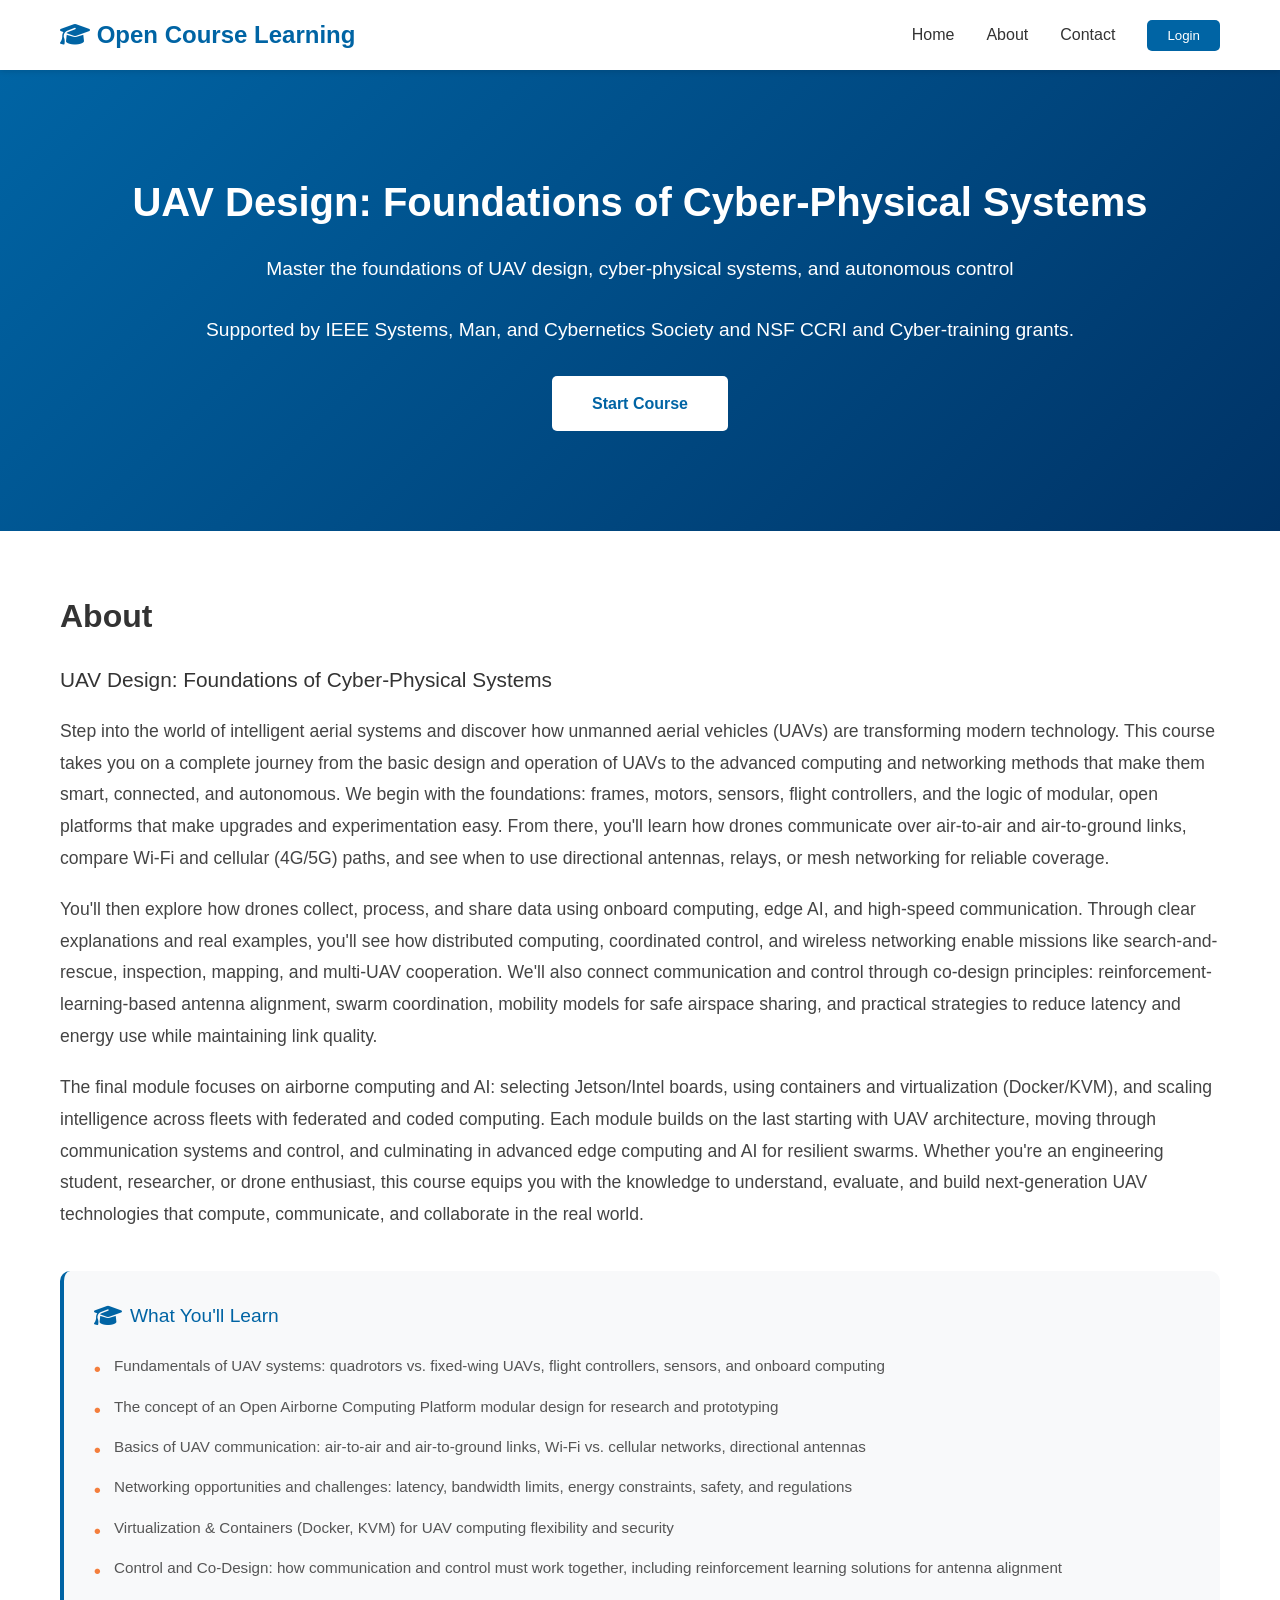
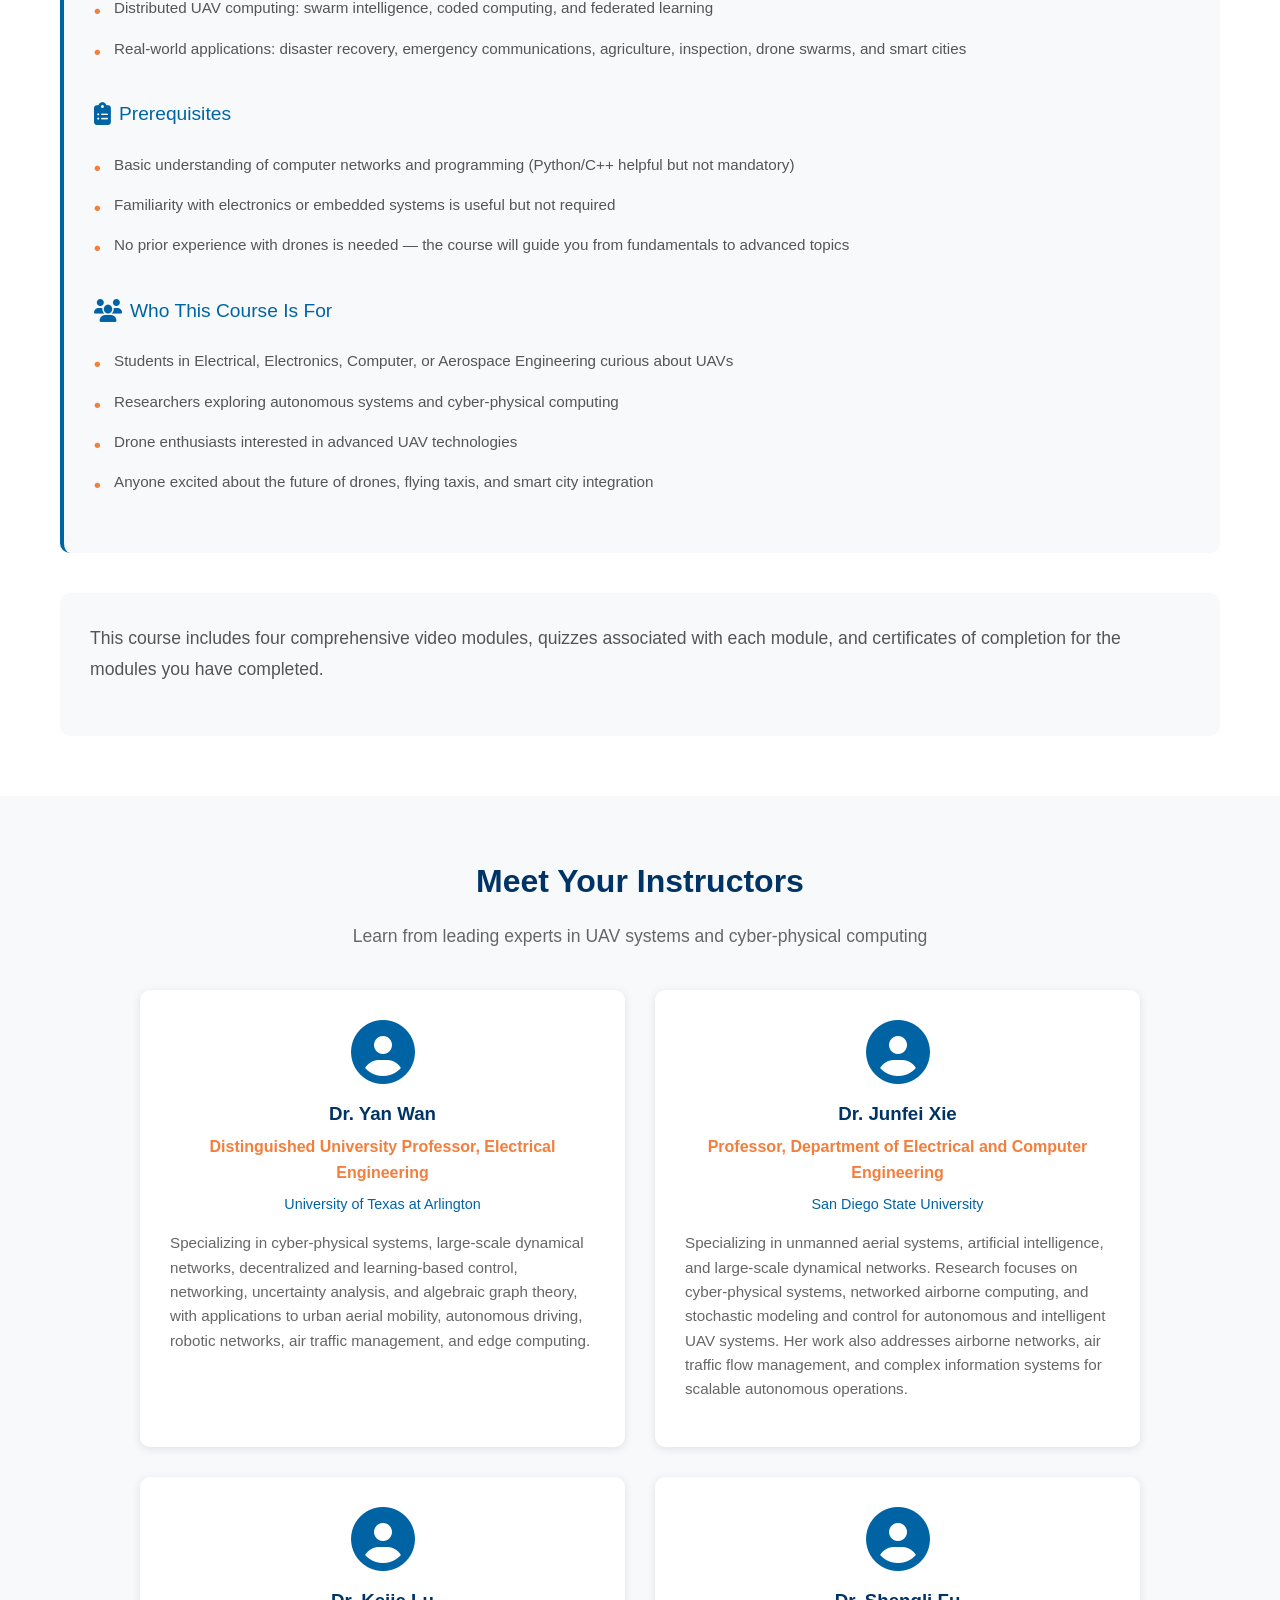
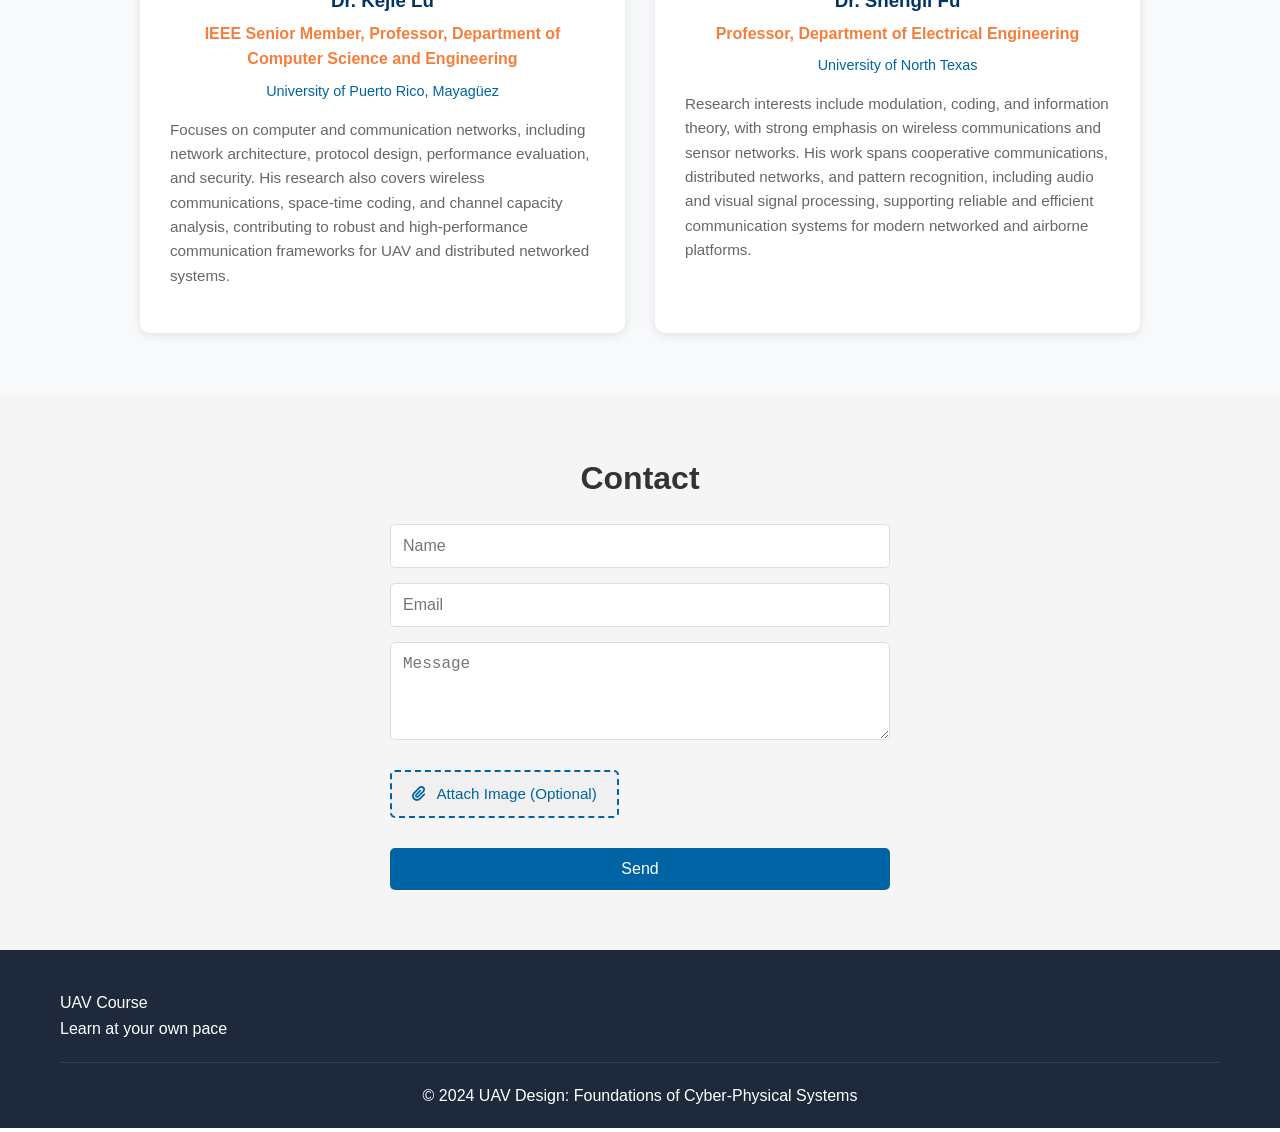
<file: index.html>
<!DOCTYPE html>
<html lang="en">
<head>
    <meta charset="UTF-8">
    <meta name="viewport" content="width=device-width, initial-scale=1.0">
    <title>UAV Course</title>
    <link rel="stylesheet" href="css/landing-styles.css">
    <link rel="stylesheet" href="https://cdnjs.cloudflare.com/ajax/libs/font-awesome/6.4.0/css/all.min.css">
</head>
<body>
    <!-- Simple Navigation -->
    <nav class="navbar">
        <div class="container">
            <div class="logo">
                <i class="fas fa-graduation-cap"></i> Open Course Learning
            </div>
            <div class="nav-links">
                <a href="#home">Home</a>
                <a href="#about">About</a>
                <a href="#contact">Contact</a>
                <button id="authButton" class="login-btn" onclick="showAuthModal()">Login</button>
                <div id="userInfo" class="user-info" style="display: none;"></div>
            </div>
        </div>
    </nav>

    <!-- Hero Section -->
    <section id="home" class="hero">
        <h1>UAV Design: Foundations of Cyber-Physical Systems</h1>
        <p>Master the foundations of UAV design, cyber-physical systems, and autonomous control</p>
        <p>Supported by IEEE Systems, Man, and Cybernetics Society and NSF CCRI and Cyber-training grants.</p>
        <a href="course.html" class="start-btn">Start Course</a>
    </section>

    <!-- About Section -->
    <section id="about" class="about">
        <div class="container">
            <h2 style="text-align: left;">About</h2>
            <h3 style="text-align: left; font-weight: normal; font-size: 1.3rem; margin-bottom: 20px;">UAV Design: Foundations of Cyber-Physical Systems</h3>
            <p class="course-description" style="text-align: left;">Step into the world of intelligent aerial systems and discover how unmanned aerial vehicles (UAVs) are transforming modern technology. This course takes you on a complete journey from the basic design and operation of UAVs to the advanced computing and networking methods that make them smart, connected, and autonomous. We begin with the foundations: frames, motors, sensors, flight controllers, and the logic of modular, open platforms that make upgrades and experimentation easy. From there, you'll learn how drones communicate over air-to-air and air-to-ground links, compare Wi-Fi and cellular (4G/5G) paths, and see when to use directional antennas, relays, or mesh networking for reliable coverage.</p>
            
            <p class="course-description" style="text-align: left;">You'll then explore how drones collect, process, and share data using onboard computing, edge AI, and high-speed communication. Through clear explanations and real examples, you'll see how distributed computing, coordinated control, and wireless networking enable missions like search-and-rescue, inspection, mapping, and multi-UAV cooperation. We'll also connect communication and control through co-design principles: reinforcement-learning-based antenna alignment, swarm coordination, mobility models for safe airspace sharing, and practical strategies to reduce latency and energy use while maintaining link quality.</p>
            
            <p class="course-description" style="text-align: left;">The final module focuses on airborne computing and AI: selecting Jetson/Intel boards, using containers and virtualization (Docker/KVM), and scaling intelligence across fleets with federated and coded computing. Each module builds on the last starting with UAV architecture, moving through communication systems and control, and culminating in advanced edge computing and AI for resilient swarms. Whether you're an engineering student, researcher, or drone enthusiast, this course equips you with the knowledge to understand, evaluate, and build next-generation UAV technologies that compute, communicate, and collaborate in the real world.</p>
            
            <div class="course-info-single">
                <div class="info-box-full">
                    <h3><i class="fas fa-graduation-cap"></i> What You'll Learn</h3>
                    <ul>
                        <li>Fundamentals of UAV systems: quadrotors vs. fixed-wing UAVs, flight controllers, sensors, and onboard computing</li>
                        <li>The concept of an Open Airborne Computing Platform modular design for research and prototyping</li>
                        <li>Basics of UAV communication: air-to-air and air-to-ground links, Wi-Fi vs. cellular networks, directional antennas</li>
                        <li>Networking opportunities and challenges: latency, bandwidth limits, energy constraints, safety, and regulations</li>
                        <li>Virtualization & Containers (Docker, KVM) for UAV computing flexibility and security</li>
                        <li>Control and Co-Design: how communication and control must work together, including reinforcement learning solutions for antenna alignment</li>
                        <li>Distributed UAV computing: swarm intelligence, coded computing, and federated learning</li>
                        <li>Real-world applications: disaster recovery, emergency communications, agriculture, inspection, drone swarms, and smart cities</li>
                    </ul>
                    
                    <h3><i class="fas fa-clipboard-list"></i> Prerequisites</h3>
                    <ul>
                        <li>Basic understanding of computer networks and programming (Python/C++ helpful but not mandatory)</li>
                        <li>Familiarity with electronics or embedded systems is useful but not required</li>
                        <li>No prior experience with drones is needed — the course will guide you from fundamentals to advanced topics</li>
                    </ul>
                    
                    <h3><i class="fas fa-users"></i> Who This Course Is For</h3>
                    <ul>
                        <li>Students in Electrical, Electronics, Computer, or Aerospace Engineering curious about UAVs</li>
                        <li>Researchers exploring autonomous systems and cyber-physical computing</li>
                        <li>Drone enthusiasts interested in advanced UAV technologies</li>
                        <li>Anyone excited about the future of drones, flying taxis, and smart city integration</li>
                    </ul>
                </div>
            </div>
            
            <div class="course-features">
                <p class="features-note">This course includes four comprehensive video modules, quizzes associated with each module, and certificates of completion for the modules you have completed.</p>
            </div>
        </div>
    </section>

    <!-- Instructors Section -->
    <section id="instructors" class="instructors">
        <div class="container">
            <h2>Meet Your Instructors</h2>
            <p class="section-subtitle">Learn from leading experts in UAV systems and cyber-physical computing</p>
            <div class="instructors-grid">
                <div class="instructor-card">
                    <div class="instructor-icon">
                        <i class="fas fa-user-circle"></i>
                    </div>
                    <h3>Dr. Yan Wan</h3>
                    <p class="instructor-title">Distinguished University Professor, Electrical Engineering</p>
                    <p class="instructor-university">University of Texas at Arlington</p>
                    <p class="instructor-bio">Specializing in cyber-physical systems, large-scale dynamical networks, decentralized and learning-based control, networking, uncertainty analysis, and algebraic graph theory, with applications to urban aerial mobility, autonomous driving, robotic networks, air traffic management, and edge computing.</p>
                </div>
                <div class="instructor-card">
                    <div class="instructor-icon">
                        <i class="fas fa-user-circle"></i>
                    </div>
                    <h3>Dr. Junfei Xie</h3>
                    <p class="instructor-title">Professor, Department of Electrical and Computer Engineering</p>
                    <p class="instructor-university">San Diego State University</p>
                    <p class="instructor-bio">Specializing in unmanned aerial systems, artificial intelligence, and large-scale dynamical networks. Research focuses on cyber-physical systems, networked airborne computing, and stochastic modeling and control for autonomous and intelligent UAV systems. Her work also addresses airborne networks, air traffic flow management, and complex information systems for scalable autonomous operations.</p>
                </div>
                <div class="instructor-card">
                    <div class="instructor-icon">
                        <i class="fas fa-user-circle"></i>
                    </div>
                    <h3>Dr. Kejie Lu</h3>
                    <p class="instructor-title">IEEE Senior Member, Professor, Department of Computer Science and Engineering</p>
                    <p class="instructor-university">University of Puerto Rico, Mayagüez</p>
                    <p class="instructor-bio">Focuses on computer and communication networks, including network architecture, protocol design, performance evaluation, and security. His research also covers wireless communications, space-time coding, and channel capacity analysis, contributing to robust and high-performance communication frameworks for UAV and distributed networked systems.</p>
                </div>
                <div class="instructor-card">
                    <div class="instructor-icon">
                        <i class="fas fa-user-circle"></i>
                    </div>
                    <h3>Dr. Shengli Fu</h3>
                    <p class="instructor-title">Professor, Department of Electrical Engineering</p>
                    <p class="instructor-university">University of North Texas</p>
                    <p class="instructor-bio">Research interests include modulation, coding, and information theory, with strong emphasis on wireless communications and sensor networks. His work spans cooperative communications, distributed networks, and pattern recognition, including audio and visual signal processing, supporting reliable and efficient communication systems for modern networked and airborne platforms.</p>
                </div>
            </div>
        </div>
    </section>

    <!-- Contact Section -->
    <section id="contact" class="contact">
        <div class="container">
            <h2>Contact</h2>
            <form id="contactForm">
                <input type="text" id="contactName" name="name" placeholder="Name" required>
                <input type="email" id="contactEmail" name="email" placeholder="Email" required>
                <textarea id="contactMessage" name="message" placeholder="Message" rows="4" required></textarea>
                <div class="file-upload-wrapper">
                    <label for="contactAttachment" class="file-upload-label">
                        <i class="fas fa-paperclip"></i> Attach Image (Optional)
                    </label>
                    <input type="file" id="contactAttachment" name="attachment" accept="image/*" class="file-input">
                    <span id="fileName" class="file-name"></span>
                </div>
                <button type="submit" id="contactSubmitBtn">Send</button>
            </form>
        </div>
    </section>

    <!-- Simple Footer -->
    <footer class="footer">
        <div class="container">
            <div class="footer-content">
                <div>
                    <p>UAV Course</p>
                    <p>Learn at your own pace</p>
                </div>
            </div>
            <p class="copyright">© 2024 UAV Design: Foundations of Cyber-Physical Systems</p>
        </div>
    </footer>

    <!-- Login Modal -->
    <div id="authModal" class="modal">
        <div class="modal-box">
            <button class="close-btn" onclick="closeAuthModal()">×</button>
            
            <div id="loginForm" class="form-container">
                <h3>Login</h3>
                <form onsubmit="handleLogin(event)">
                    <input type="email" id="loginEmail" placeholder="Email" required>
                    <input type="password" id="loginPassword" placeholder="Password" required>
                    <button type="submit">Login</button>
                </form>
                <p>Don't have an account? <a href="#" id="showRegister">Register</a></p>
                <p style="font-size: 0.9rem; color: #666; margin-top: 10px;">Forgot password? <a href="#contact">Contact us</a> for help.</p>
            </div>

            <div id="registerForm" class="form-container" style="display: none;">
                <h3>Register</h3>
                <form onsubmit="handleRegister(event)">
                    <input type="text" id="registerFirstName" placeholder="First Name" required>
                    <input type="text" id="registerLastName" placeholder="Last Name" required>
                    <input type="email" id="registerEmail" placeholder="Email" required>
                    <input type="password" id="registerPassword" placeholder="Create New Password" minlength="6" required>
                    <button type="submit">Register</button>
                </form>
                <p>Already have an account? <a href="#" id="showLogin">Login</a></p>
            </div>
        </div>
    </div>

    <script src="js/auth.js"></script>
    <script src="js/landing-contact.js"></script>
    <script>
        // Smooth scroll
        document.querySelectorAll('a[href^="#"]').forEach(link => {
            link.addEventListener('click', (e) => {
                e.preventDefault();
                const target = document.querySelector(link.getAttribute('href'));
                if (target) {
                    target.scrollIntoView({ behavior: 'smooth' });
                }
            });
        });
    </script>
</body>
</html>
</file>
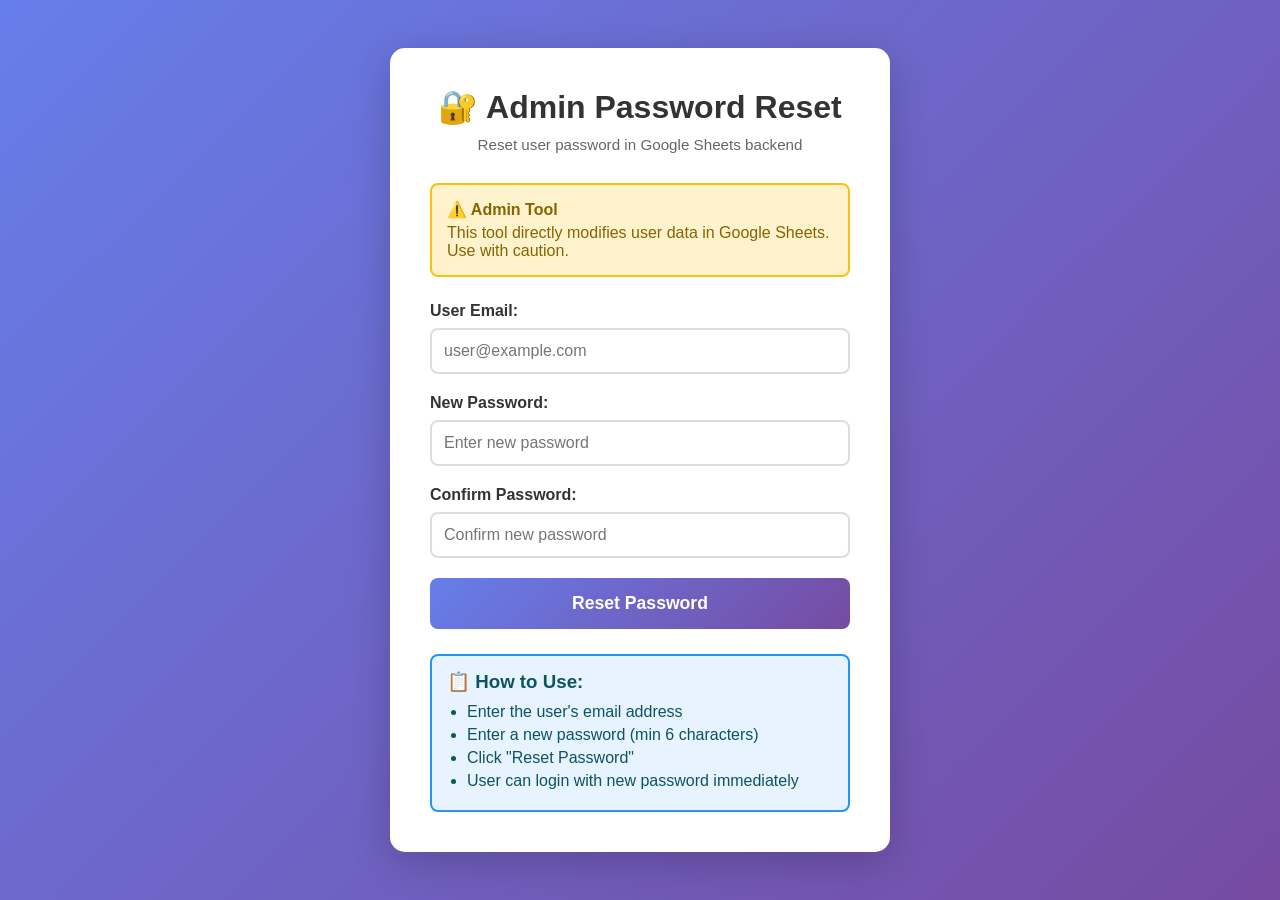
<file: admin-password-reset.html>
<!DOCTYPE html>
<html lang="en">
<head>
    <meta charset="UTF-8">
    <meta name="viewport" content="width=device-width, initial-scale=1.0">
    <title>Admin - Password Reset Tool</title>
    <style>
        * {
            margin: 0;
            padding: 0;
            box-sizing: border-box;
        }
        
        body {
            font-family: Arial, sans-serif;
            background: linear-gradient(135deg, #667eea 0%, #764ba2 100%);
            min-height: 100vh;
            display: flex;
            align-items: center;
            justify-content: center;
            padding: 20px;
        }
        
        .container {
            background: white;
            padding: 40px;
            border-radius: 15px;
            box-shadow: 0 10px 40px rgba(0,0,0,0.2);
            max-width: 500px;
            width: 100%;
        }
        
        h1 {
            color: #333;
            margin-bottom: 10px;
            text-align: center;
        }
        
        .subtitle {
            color: #666;
            text-align: center;
            margin-bottom: 30px;
            font-size: 0.95rem;
        }
        
        .warning {
            background: #fff3cd;
            border: 2px solid #ffc107;
            padding: 15px;
            border-radius: 8px;
            margin-bottom: 25px;
            color: #856404;
        }
        
        .warning strong {
            display: block;
            margin-bottom: 5px;
        }
        
        .form-group {
            margin-bottom: 20px;
        }
        
        label {
            display: block;
            margin-bottom: 8px;
            color: #333;
            font-weight: 600;
        }
        
        input {
            width: 100%;
            padding: 12px;
            border: 2px solid #ddd;
            border-radius: 8px;
            font-size: 1rem;
            transition: border-color 0.3s;
        }
        
        input:focus {
            outline: none;
            border-color: #667eea;
        }
        
        button {
            width: 100%;
            padding: 15px;
            background: linear-gradient(135deg, #667eea 0%, #764ba2 100%);
            color: white;
            border: none;
            border-radius: 8px;
            font-size: 1.1rem;
            font-weight: 600;
            cursor: pointer;
            transition: transform 0.2s;
        }
        
        button:hover {
            transform: translateY(-2px);
        }
        
        button:disabled {
            background: #ccc;
            cursor: not-allowed;
            transform: none;
        }
        
        .result {
            margin-top: 20px;
            padding: 15px;
            border-radius: 8px;
            display: none;
        }
        
        .result.success {
            background: #d4edda;
            border: 2px solid #28a745;
            color: #155724;
        }
        
        .result.error {
            background: #f8d7da;
            border: 2px solid #dc3545;
            color: #721c24;
        }
        
        .info-box {
            background: #e7f3ff;
            border: 2px solid #2196F3;
            padding: 15px;
            border-radius: 8px;
            margin-top: 25px;
            color: #0c5460;
        }
        
        .info-box h3 {
            margin-bottom: 10px;
            color: #0c5460;
        }
        
        .info-box ul {
            margin-left: 20px;
        }
        
        .info-box li {
            margin: 5px 0;
        }
    </style>
</head>
<body>
    <div class="container">
        <h1>🔐 Admin Password Reset</h1>
        <p class="subtitle">Reset user password in Google Sheets backend</p>
        
        <div class="warning">
            <strong>⚠️ Admin Tool</strong>
            This tool directly modifies user data in Google Sheets. Use with caution.
        </div>
        
        <form id="resetForm">
            <div class="form-group">
                <label for="userEmail">User Email:</label>
                <input type="email" id="userEmail" placeholder="user@example.com" required>
            </div>
            
            <div class="form-group">
                <label for="newPassword">New Password:</label>
                <input type="password" id="newPassword" placeholder="Enter new password" minlength="6" required>
            </div>
            
            <div class="form-group">
                <label for="confirmPassword">Confirm Password:</label>
                <input type="password" id="confirmPassword" placeholder="Confirm new password" minlength="6" required>
            </div>
            
            <button type="submit" id="resetBtn">Reset Password</button>
        </form>
        
        <div id="result" class="result"></div>
        
        <div class="info-box">
            <h3>📋 How to Use:</h3>
            <ul>
                <li>Enter the user's email address</li>
                <li>Enter a new password (min 6 characters)</li>
                <li>Click "Reset Password"</li>
                <li>User can login with new password immediately</li>
            </ul>
        </div>
    </div>
    
    <script>
        const GOOGLE_SHEETS_CONFIG = {
            WEB_APP_URL: 'https://script.google.com/macros/s/AKfycbxz-4ZhhhuSxBWs8cZ5NMnBlHf-Q_PdYwhxWjQOizXSP69U9l4EqkJYWWu7YMQctXUkTw/exec',
            SPREADSHEET_ID: '1EToB-Hs0GLOnB3Egi55fxKdeFTOC-Fg8p0BP9jiEvmc'
        };
        
        document.getElementById('resetForm').addEventListener('submit', async (e) => {
            e.preventDefault();
            
            const email = document.getElementById('userEmail').value.trim().toLowerCase();
            const newPassword = document.getElementById('newPassword').value;
            const confirmPassword = document.getElementById('confirmPassword').value;
            const resultDiv = document.getElementById('result');
            const resetBtn = document.getElementById('resetBtn');
            
            // Validate passwords match
            if (newPassword !== confirmPassword) {
                showResult('Passwords do not match!', 'error');
                return;
            }
            
            // Validate password length
            if (newPassword.length < 6) {
                showResult('Password must be at least 6 characters!', 'error');
                return;
            }
            
            // Disable button
            resetBtn.disabled = true;
            resetBtn.textContent = 'Resetting...';
            
            try {
                // Hash the password (simple hash for demo)
                const passwordHash = await hashPassword(newPassword);
                
                // Send reset request to backend
                const response = await fetch(GOOGLE_SHEETS_CONFIG.WEB_APP_URL, {
                    method: 'POST',
                    mode: 'no-cors',
                    headers: {
                        'Content-Type': 'application/json',
                    },
                    body: JSON.stringify({
                        action: 'resetPassword',
                        data: {
                            email: email,
                            passwordHash: passwordHash
                        }
                    })
                });
                
                // Since we're using no-cors, we can't read the response
                // Assume success if no error was thrown
                showResult(`✅ Password reset successful for ${email}!\n\nUser can now login with the new password.`, 'success');
                
                // Clear form
                document.getElementById('resetForm').reset();
                
            } catch (error) {
                console.error('Reset error:', error);
                showResult('❌ Failed to reset password. Please check console for details.', 'error');
            } finally {
                resetBtn.disabled = false;
                resetBtn.textContent = 'Reset Password';
            }
        });
        
        async function hashPassword(password) {
            const encoder = new TextEncoder();
            const data = encoder.encode(password);
            const hashBuffer = await crypto.subtle.digest('SHA-256', data);
            const hashArray = Array.from(new Uint8Array(hashBuffer));
            return hashArray.map(b => b.toString(16).padStart(2, '0')).join('');
        }
        
        function showResult(message, type) {
            const resultDiv = document.getElementById('result');
            resultDiv.textContent = message;
            resultDiv.className = `result ${type}`;
            resultDiv.style.display = 'block';
            
            // Auto-hide after 10 seconds
            setTimeout(() => {
                resultDiv.style.display = 'none';
            }, 10000);
        }
    </script>
</body>
</html>
</file>
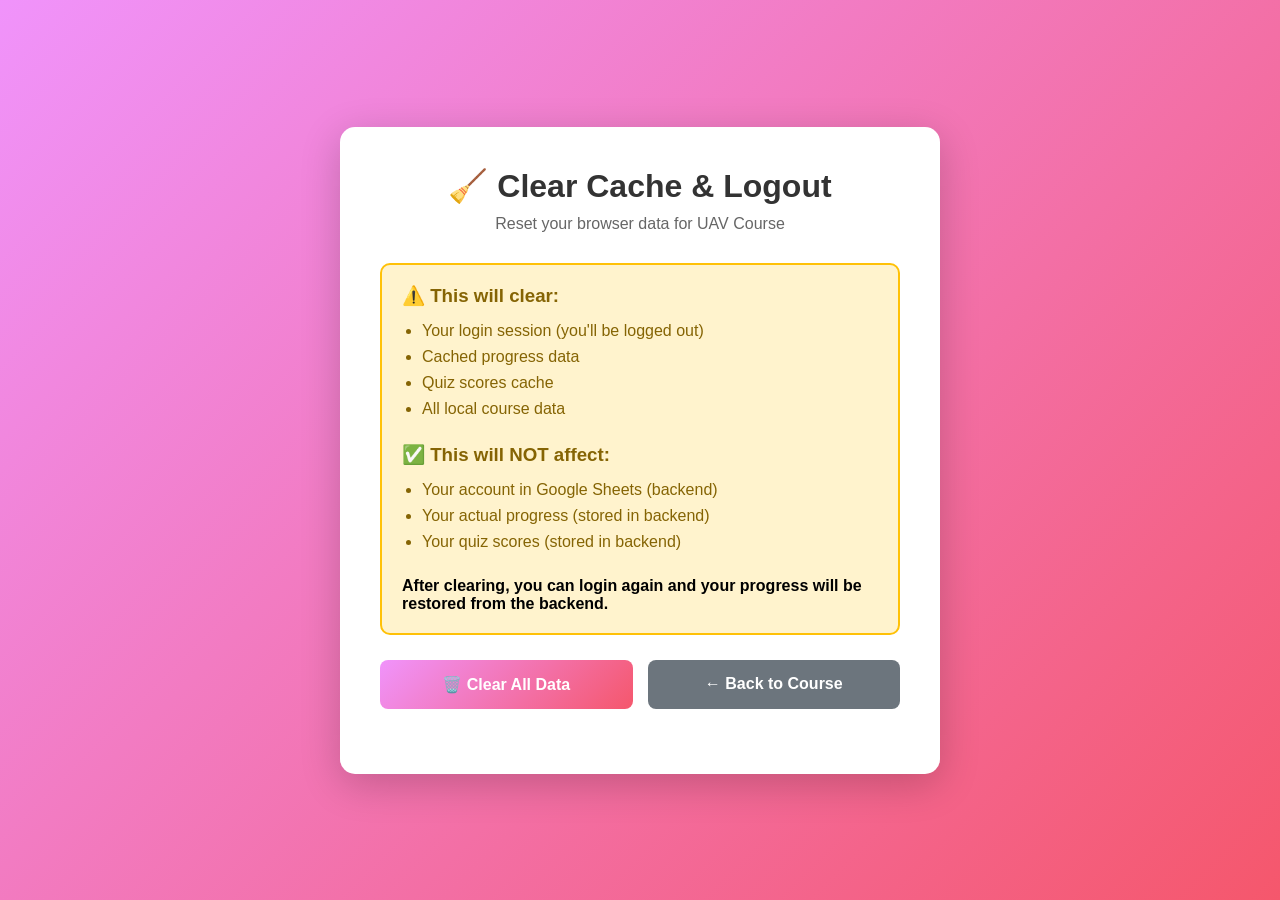
<file: clear-cache.html>
<!DOCTYPE html>
<html lang="en">
<head>
    <meta charset="UTF-8">
    <meta name="viewport" content="width=device-width, initial-scale=1.0">
    <title>Clear Cache & Logout</title>
    <style>
        * {
            margin: 0;
            padding: 0;
            box-sizing: border-box;
        }
        
        body {
            font-family: Arial, sans-serif;
            background: linear-gradient(135deg, #f093fb 0%, #f5576c 100%);
            min-height: 100vh;
            display: flex;
            align-items: center;
            justify-content: center;
            padding: 20px;
        }
        
        .container {
            background: white;
            padding: 40px;
            border-radius: 15px;
            box-shadow: 0 10px 40px rgba(0,0,0,0.2);
            max-width: 600px;
            width: 100%;
            text-align: center;
        }
        
        h1 {
            color: #333;
            margin-bottom: 10px;
        }
        
        .subtitle {
            color: #666;
            margin-bottom: 30px;
            font-size: 1rem;
        }
        
        .info-box {
            background: #fff3cd;
            border: 2px solid #ffc107;
            padding: 20px;
            border-radius: 10px;
            margin-bottom: 25px;
            text-align: left;
        }
        
        .info-box h3 {
            color: #856404;
            margin-bottom: 15px;
        }
        
        .info-box ul {
            margin-left: 20px;
            color: #856404;
        }
        
        .info-box li {
            margin: 8px 0;
        }
        
        .button-group {
            display: flex;
            gap: 15px;
            margin-bottom: 25px;
        }
        
        button {
            flex: 1;
            padding: 15px;
            border: none;
            border-radius: 8px;
            font-size: 1rem;
            font-weight: 600;
            cursor: pointer;
            transition: transform 0.2s;
        }
        
        button:hover {
            transform: translateY(-2px);
        }
        
        .btn-clear {
            background: linear-gradient(135deg, #f093fb 0%, #f5576c 100%);
            color: white;
        }
        
        .btn-back {
            background: #6c757d;
            color: white;
        }
        
        .status {
            padding: 15px;
            border-radius: 8px;
            margin-top: 20px;
            display: none;
        }
        
        .status.success {
            background: #d4edda;
            border: 2px solid #28a745;
            color: #155724;
        }
        
        .current-user {
            background: #e7f3ff;
            border: 2px solid #2196F3;
            padding: 15px;
            border-radius: 8px;
            margin-bottom: 25px;
            text-align: left;
        }
        
        .current-user h3 {
            color: #0c5460;
            margin-bottom: 10px;
        }
        
        .user-details {
            color: #0c5460;
            font-family: monospace;
            background: white;
            padding: 10px;
            border-radius: 5px;
            margin-top: 10px;
        }
    </style>
</head>
<body>
    <div class="container">
        <h1>🧹 Clear Cache & Logout</h1>
        <p class="subtitle">Reset your browser data for UAV Course</p>
        
        <div id="currentUser" class="current-user" style="display: none;">
            <h3>📊 Current Session:</h3>
            <div class="user-details" id="userDetails"></div>
        </div>
        
        <div class="info-box">
            <h3>⚠️ This will clear:</h3>
            <ul>
                <li>Your login session (you'll be logged out)</li>
                <li>Cached progress data</li>
                <li>Quiz scores cache</li>
                <li>All local course data</li>
            </ul>
            <br>
            <h3>✅ This will NOT affect:</h3>
            <ul>
                <li>Your account in Google Sheets (backend)</li>
                <li>Your actual progress (stored in backend)</li>
                <li>Your quiz scores (stored in backend)</li>
            </ul>
            <br>
            <strong>After clearing, you can login again and your progress will be restored from the backend.</strong>
        </div>
        
        <div class="button-group">
            <button class="btn-clear" onclick="clearAllData()">
                🗑️ Clear All Data
            </button>
            <button class="btn-back" onclick="goBack()">
                ← Back to Course
            </button>
        </div>
        
        <div id="status" class="status"></div>
    </div>
    
    <script>
        // Check if user is logged in
        window.addEventListener('DOMContentLoaded', () => {
            const currentUser = localStorage.getItem('uav_course_current_user');
            if (currentUser) {
                try {
                    const user = JSON.parse(currentUser);
                    document.getElementById('currentUser').style.display = 'block';
                    document.getElementById('userDetails').innerHTML = `
                        <strong>Name:</strong> ${user.firstName} ${user.lastName}<br>
                        <strong>Email:</strong> ${user.email}<br>
                        <strong>Registered:</strong> ${new Date(user.registeredDate).toLocaleDateString()}
                    `;
                } catch (e) {
                    console.error('Error parsing user data:', e);
                }
            }
        });
        
        function clearAllData() {
            if (!confirm('Are you sure you want to clear all local data? You will be logged out.')) {
                return;
            }
            
            try {
                // Get all localStorage keys
                const allKeys = Object.keys(localStorage);
                
                // Remove all UAV course related data
                allKeys.forEach(key => {
                    if (key.startsWith('uav_course_')) {
                        localStorage.removeItem(key);
                    }
                });
                
                // Show success message
                const statusDiv = document.getElementById('status');
                statusDiv.textContent = '✅ All data cleared successfully! Redirecting to home page...';
                statusDiv.className = 'status success';
                statusDiv.style.display = 'block';
                
                // Hide current user box
                document.getElementById('currentUser').style.display = 'none';
                
                // Redirect after 2 seconds
                setTimeout(() => {
                    window.location.href = 'index.html';
                }, 2000);
                
            } catch (error) {
                console.error('Error clearing data:', error);
                alert('Error clearing data. Please try again or clear manually via browser settings.');
            }
        }
        
        function goBack() {
            window.location.href = 'index.html';
        }
    </script>
</body>
</html>
</file>
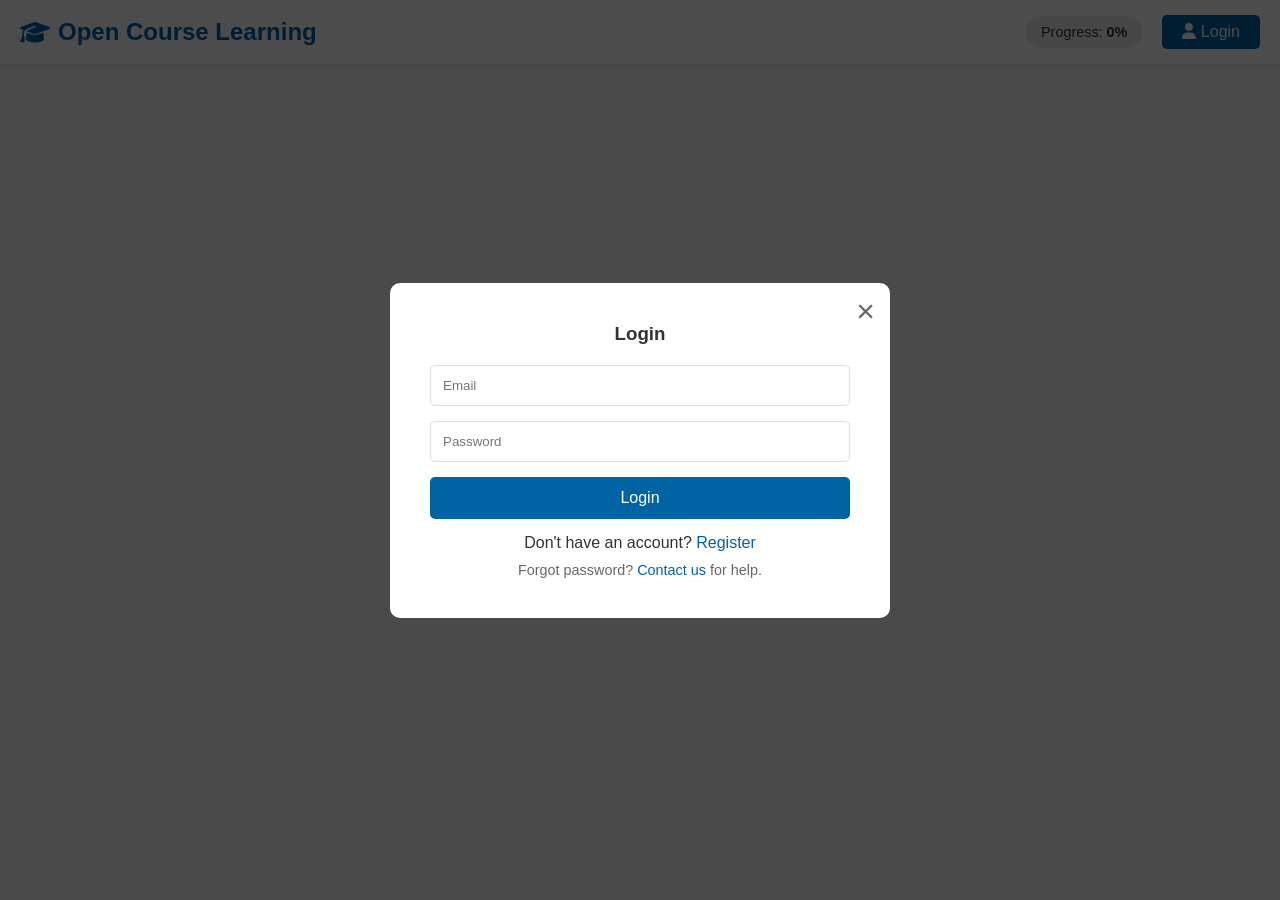
<file: course.html>
<!DOCTYPE html>
<html lang="en">
<head>
    <meta charset="UTF-8">
    <meta name="viewport" content="width=device-width, initial-scale=1.0">
    <title>UAV Course - Open Learning</title>
    <link rel="stylesheet" href="css/styles.css">
    <link rel="stylesheet" href="https://cdnjs.cloudflare.com/ajax/libs/font-awesome/6.4.0/css/all.min.css">
</head>
<body>
    <!-- Simple Top Navigation -->
    <nav class="top-nav">
        <div class="nav-container">
            <a href="index.html" class="logo">
                <i class="fas fa-graduation-cap"></i> Open Course Learning
            </a>
            <div class="nav-right">
                <span class="progress-badge">Progress: <strong id="progressPercent">0%</strong></span>
                <button id="authButton" class="auth-btn" onclick="showAuthModal()">
                    <i class="fas fa-user"></i> Login
                </button>
                <div id="userInfo" class="user-info" style="display: none;"></div>
            </div>
        </div>
    </nav>

    <!-- Main Content -->
    <div class="main-content">
        <!-- Video Player Section (Left) -->
        <div class="video-section">
            <div class="video-player">
                <iframe id="videoPlayer" 
                        src="" 
                        frameborder="0" 
                        allow="accelerometer; autoplay; clipboard-write; encrypted-media; gyroscope; picture-in-picture; web-share; fullscreen" 
                        allowfullscreen
                        webkitallowfullscreen
                        mozallowfullscreen
                        cc_load_policy="0">
                </iframe>
            </div>

            <!-- Video Info -->
            <div class="video-info">
                <h1 id="videoTitle">Module 1: UAV Fundamentals</h1>
                <div class="video-meta">
                    <span><i class="fas fa-clock"></i> <span id="videoDuration">45 min</span></span>
                    <span><i class="fas fa-eye"></i> Module <span id="moduleNumber">1</span> of 4</span>
                </div>
            </div>

            <!-- Description -->
            <div class="description-box">
                <h3>About This Module</h3>
                <p id="videoDescription">Learn the fundamentals of UAV design and operation.</p>
            </div>

            <!-- Action Buttons Below Video -->
            <div class="action-buttons">
                <button class="btn-secondary" id="prevBtn" onclick="previousModule()">
                    <i class="fas fa-arrow-left"></i> Previous
                </button>
                <button class="btn-primary" id="completeBtn" onclick="markComplete()">
                    <i class="fas fa-check"></i> Mark Complete
                </button>
                <button class="btn-primary" id="nextBtn" onclick="nextModule()">
                    Next <i class="fas fa-arrow-right"></i>
                </button>
            </div>
        </div>

        <!-- Course Outline - Sidebar (Right Side - Always Visible) -->
        <div class="course-outline" id="courseOutline">
            <div class="sidebar-header">
                <h3>Course Content</h3>
            </div>
            <div class="progress-info">
                <div class="progress-bar">
                    <div class="progress-fill" id="progressBar"></div>
                </div>
                <p class="progress-text"><span id="completedCount">0</span> / 8 completed</p>
            </div>


            <div class="modules-list" id="modulesList">
                <!-- Modules will be loaded here by JavaScript -->
            </div>
        </div>
    </div>

    <!-- Quiz Section (Hidden by default) -->
    <div id="quizSection" class="quiz-section" style="display: none;">
        <div class="quiz-container">
            <h2 id="quizTitle">Quiz</h2>
            
            <div id="quizIntro" class="quiz-intro">
                <p>Test your knowledge!</p>
                <button class="btn-primary" onclick="startQuiz()">Start Quiz</button>
                
                <!-- Navigation Buttons - ONLY on quiz intro (to skip quiz if needed) -->
                <div class="quiz-navigation" style="margin-top: 20px;">
                    <button class="btn-secondary" onclick="previousModule()">
                        <i class="fas fa-arrow-left"></i> Previous Module
                    </button>
                    <button class="btn-primary" onclick="nextModule()">
                        Next Module <i class="fas fa-arrow-right"></i>
                    </button>
                </div>
            </div>

            <div id="quizContent" class="quiz-content" style="display: none;">
                <div class="question-card">
                    <p class="question-number" id="questionNumber">Question 1 of 8</p>
                    <h3 id="questionText"></h3>
                    <div id="optionsContainer" class="options"></div>
                    <button class="btn-primary" id="nextQuestionBtn" onclick="nextQuestion()" style="display: none;">
                        Next Question
                    </button>
                </div>
            </div>

            <div id="quizResults" class="quiz-results" style="display: none;">
                <h3 id="resultsTitle">Quiz Complete!</h3>
                <p class="score">Score: <span id="scoreDisplay">0/8</span></p>
                <p class="score-message" id="scoreMessage"></p>
                <div class="quiz-actions">
                    <button class="btn-secondary" onclick="retryQuiz()">
                        <i class="fas fa-redo"></i> Retry Quiz
                    </button>
                    <button class="btn-primary" onclick="completeQuiz()">Continue</button>
                </div>
                
                <!-- Quiz History Container -->
                <div id="quizHistoryContainer"></div>
            </div>
        </div>
    </div>


    <!-- Auth Modal -->
    <div id="authModal" class="modal">
        <div class="modal-content">
            <button class="close-btn" onclick="closeAuthModal()">×</button>
            
            <div id="loginForm" class="auth-form">
                <h3>Login</h3>
                <form onsubmit="handleLogin(event)">
                    <input type="email" id="loginEmail" placeholder="Email" required>
                    <input type="password" id="loginPassword" placeholder="Password" required>
                    <button type="submit" class="btn-primary">Login</button>
                </form>
                <p>Don't have an account? <a href="#" id="showRegister">Register</a></p>
                <p style="font-size: 0.9rem; color: #666; margin-top: 10px;">Forgot password? <a href="index.html#contact">Contact us</a> for help.</p>
            </div>

            <div id="registerForm" class="auth-form" style="display: none;">
                <h3>Register</h3>
                <form onsubmit="handleRegister(event)">
                    <input type="text" id="registerFirstName" placeholder="First Name" required>
                    <input type="text" id="registerLastName" placeholder="Last Name" required>
                    <input type="email" id="registerEmail" placeholder="Email" required>
                    <input type="password" id="registerPassword" placeholder="Create New Password" minlength="6" required>
                    <button type="submit" class="btn-primary">Register</button>
                </form>
                <p>Already have an account? <a href="#" id="showLogin">Login</a></p>
            </div>
        </div>
    </div>

    <!-- Welcome Modal -->
    <div id="welcomeModal" class="modal">
        <div class="modal-content">
            <h2>Welcome to the Course!</h2>
            <div id="welcomeText"></div>
            <button class="btn-primary" onclick="closeWelcomeModal()">Start Learning</button>
        </div>
    </div>

    <!-- Congratulations Modal -->
    <div id="congratsModal" class="modal">
        <div class="modal-content">
            <h2><i class="fas fa-trophy"></i> Congratulations!</h2>
            <div id="congratsText"></div>
            <p style="margin: 20px 0; padding: 15px; background: #e3f2fd; border-radius: 8px; color: #0064A4;">
                <i class="fas fa-info-circle"></i> Complete quizzes with 80%+ score to earn module certificates. Check the sidebar for available certificates!
            </p>
            <div style="display: flex; gap: 10px; justify-content: center;">
                <button class="btn-primary" onclick="showContactForm()">
                    <i class="fas fa-envelope"></i> Ask Questions
                </button>
                <button class="btn-secondary" onclick="closeCongrats()">Close</button>
            </div>
        </div>
    </div>

    <!-- Instructor Section (Below Main Content) -->
    <div class="instructor-section">
        <div class="container">
            <h3><i class="fas fa-chalkboard-teacher"></i> Your Instructors</h3>
            <p style="text-align: center; color: #666; margin-bottom: 30px;">Have questions?</p>
            <div class="instructors-grid">
                <div class="instructor-card">
                    <div class="instructor-avatar">
                        <i class="fas fa-user-circle"></i>
                    </div>
                    <div class="instructor-info">
                        <h4>Dr. Yan Wan</h4>
                        <p class="instructor-title">Distinguished University Professor, Electrical Engineering</p>
                        <p class="instructor-university">University of Texas at Arlington</p>
                        <button class="btn-contact" onclick="showContactFormWithProfessor('dr-yan-wan')">
                            <i class="fas fa-envelope"></i> Contact
                        </button>
                    </div>
                </div>
                <div class="instructor-card">
                    <div class="instructor-avatar">
                        <i class="fas fa-user-circle"></i>
                    </div>
                    <div class="instructor-info">
                        <h4>Dr. Junfei Xie</h4>
                        <p class="instructor-title">Professor, Department of Electrical and Computer Engineering</p>
                        <p class="instructor-university">San Diego State University</p>
                        <button class="btn-contact" onclick="showContactFormWithProfessor('dr-junfei-xie')">
                            <i class="fas fa-envelope"></i> Contact
                        </button>
                    </div>
                </div>
                <div class="instructor-card">
                    <div class="instructor-avatar">
                        <i class="fas fa-user-circle"></i>
                    </div>
                    <div class="instructor-info">
                        <h4>Dr. Kejie Lu</h4>
                        <p class="instructor-title">IEEE Senior Member, Professor, Department of Computer Science and Engineering</p>
                        <p class="instructor-university">University of Puerto Rico – Mayagüez</p>
                        <button class="btn-contact" onclick="showContactFormWithProfessor('dr-kejie-lu')">
                            <i class="fas fa-envelope"></i> Contact
                        </button>
                    </div>
                </div>
                <div class="instructor-card">
                    <div class="instructor-avatar">
                        <i class="fas fa-user-circle"></i>
                    </div>
                    <div class="instructor-info">
                        <h4>Dr. Shengli Fu</h4>
                        <p class="instructor-title">Professor, Department of Electrical Engineering</p>
                        <p class="instructor-university">University of North Texas</p>
                        <button class="btn-contact" onclick="showContactFormWithProfessor('dr-shengli-fu')">
                            <i class="fas fa-envelope"></i> Contact
                        </button>
                    </div>
                </div>
            </div>
        </div>
    </div>

    <!-- Contact/Question Modal -->
    <div id="contactModal" class="modal">
        <div class="modal-content" style="max-width: 600px;">
            <button class="close-btn" onclick="closeContactForm()">×</button>
            <h2><i class="fas fa-envelope"></i> Ask a Question</h2>
            <p style="color: #666; margin-bottom: 20px;">Have questions about the course? Send your question directly to the professor.</p>
            
            <div id="professorInfo" style="margin: 15px 0;"></div>
            
            <form onsubmit="handleContactSubmit(event)" class="contact-form">
                <div class="form-group">
                    <label for="questionSubject">Subject:</label>
                    <input type="text" id="questionSubject" placeholder="Brief subject of your question" required>
                </div>
                
                <div class="form-group">
                    <label for="questionMessage">Your Question:</label>
                    <textarea id="questionMessage" rows="6" placeholder="Type your question here..." required></textarea>
                </div>
                
                <div style="display: flex; gap: 10px; justify-content: flex-end; margin-top: 20px;">
                    <button type="button" class="btn-secondary" onclick="closeContactForm()">Cancel</button>
                    <button type="submit" class="btn-primary">
                        <i class="fas fa-paper-plane"></i> Send Question
                    </button>
                </div>
            </form>
        </div>
    </div>

    <!-- Load scripts in correct order: auth first, then course, then others -->
    <script src="js/auth.js"></script>
    <script src="js/course.js"></script>
    <script src="js/quiz.js"></script>
    <script src="js/certificate.js"></script>
    <script src="js/contact-new.js"></script>
</body>
</html>
</file>
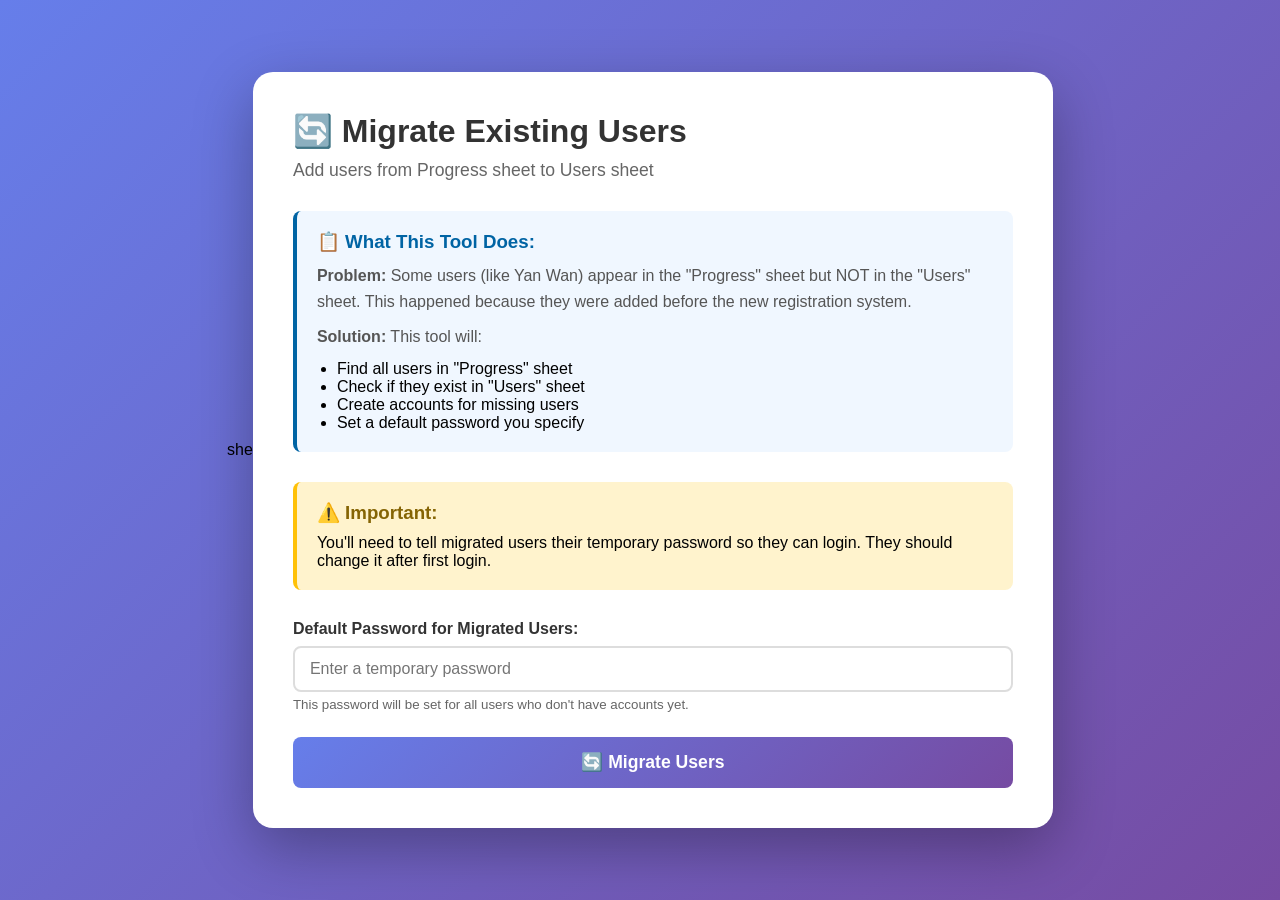
<file: migrate-existing-users-to-users-sheet.html>
she <!DOCTYPE html>
<html lang="en">
<head>
    <meta charset="UTF-8">
    <meta name="viewport" content="width=device-width, initial-scale=1.0">
    <title>Migrate Existing Users to Users Sheet</title>
    <style>
        * {
            margin: 0;
            padding: 0;
            box-sizing: border-box;
        }

        body {
            font-family: 'Segoe UI', Tahoma, Geneva, Verdana, sans-serif;
            background: linear-gradient(135deg, #667eea 0%, #764ba2 100%);
            min-height: 100vh;
            display: flex;
            justify-content: center;
            align-items: center;
            padding: 20px;
        }

        .container {
            background: white;
            border-radius: 20px;
            box-shadow: 0 20px 60px rgba(0,0,0,0.3);
            max-width: 800px;
            width: 100%;
            padding: 40px;
        }

        h1 {
            color: #333;
            margin-bottom: 10px;
            font-size: 2rem;
        }

        .subtitle {
            color: #666;
            margin-bottom: 30px;
            font-size: 1.1rem;
        }

        .info-box {
            background: #f0f7ff;
            border-left: 4px solid #0064A4;
            padding: 20px;
            margin-bottom: 30px;
            border-radius: 8px;
        }

        .info-box h3 {
            color: #0064A4;
            margin-bottom: 10px;
        }

        .info-box p {
            color: #555;
            line-height: 1.6;
            margin-bottom: 10px;
        }

        .warning-box {
            background: #fff3cd;
            border-left: 4px solid #ffc107;
            padding: 20px;
            margin-bottom: 30px;
            border-radius: 8px;
        }

        .warning-box h3 {
            color: #856404;
            margin-bottom: 10px;
        }

        .form-group {
            margin-bottom: 25px;
        }

        label {
            display: block;
            margin-bottom: 8px;
            color: #333;
            font-weight: 600;
        }

        input[type="email"],
        input[type="password"] {
            width: 100%;
            padding: 12px 15px;
            border: 2px solid #ddd;
            border-radius: 8px;
            font-size: 1rem;
            transition: border-color 0.3s;
        }

        input:focus {
            outline: none;
            border-color: #0064A4;
        }

        .btn {
            background: linear-gradient(135deg, #667eea 0%, #764ba2 100%);
            color: white;
            border: none;
            padding: 15px 30px;
            border-radius: 8px;
            font-size: 1.1rem;
            font-weight: 600;
            cursor: pointer;
            width: 100%;
            transition: transform 0.2s, box-shadow 0.2s;
        }

        .btn:hover {
            transform: translateY(-2px);
            box-shadow: 0 10px 20px rgba(102, 126, 234, 0.4);
        }

        .btn:disabled {
            background: #ccc;
            cursor: not-allowed;
            transform: none;
        }

        .result {
            margin-top: 30px;
            padding: 20px;
            border-radius: 8px;
            display: none;
        }

        .result.success {
            background: #d4edda;
            border: 1px solid #c3e6cb;
            color: #155724;
            display: block;
        }

        .result.error {
            background: #f8d7da;
            border: 1px solid #f5c6cb;
            color: #721c24;
            display: block;
        }

        .result h3 {
            margin-bottom: 10px;
        }

        .user-list {
            background: #f8f9fa;
            padding: 15px;
            border-radius: 8px;
            margin-top: 15px;
            max-height: 300px;
            overflow-y: auto;
        }

        .user-item {
            padding: 10px;
            background: white;
            margin-bottom: 10px;
            border-radius: 5px;
            border-left: 3px solid #0064A4;
        }

        .user-item:last-child {
            margin-bottom: 0;
        }

        .loading {
            text-align: center;
            padding: 20px;
            display: none;
        }

        .loading.show {
            display: block;
        }

        .spinner {
            border: 4px solid #f3f3f3;
            border-top: 4px solid #667eea;
            border-radius: 50%;
            width: 40px;
            height: 40px;
            animation: spin 1s linear infinite;
            margin: 0 auto 15px;
        }

        @keyframes spin {
            0% { transform: rotate(0deg); }
            100% { transform: rotate(360deg); }
        }
    </style>
</head>
<body>
    <div class="container">
        <h1>🔄 Migrate Existing Users</h1>
        <p class="subtitle">Add users from Progress sheet to Users sheet</p>

        <div class="info-box">
            <h3>📋 What This Tool Does:</h3>
            <p><strong>Problem:</strong> Some users (like Yan Wan) appear in the "Progress" sheet but NOT in the "Users" sheet. This happened because they were added before the new registration system.</p>
            <p><strong>Solution:</strong> This tool will:</p>
            <ul style="margin-left: 20px; margin-top: 10px;">
                <li>Find all users in "Progress" sheet</li>
                <li>Check if they exist in "Users" sheet</li>
                <li>Create accounts for missing users</li>
                <li>Set a default password you specify</li>
            </ul>
        </div>

        <div class="warning-box">
            <h3>⚠️ Important:</h3>
            <p>You'll need to tell migrated users their temporary password so they can login. They should change it after first login.</p>
        </div>

        <form id="migrateForm">
            <div class="form-group">
                <label for="defaultPassword">Default Password for Migrated Users:</label>
                <input type="password" id="defaultPassword" placeholder="Enter a temporary password" required>
                <small style="color: #666; display: block; margin-top: 5px;">
                    This password will be set for all users who don't have accounts yet.
                </small>
            </div>

            <button type="submit" class="btn" id="migrateBtn">
                🔄 Migrate Users
            </button>
        </form>

        <div class="loading" id="loading">
            <div class="spinner"></div>
            <p>Migrating users...</p>
        </div>

        <div class="result" id="result"></div>
    </div>

    <script>
        const GOOGLE_SHEETS_CONFIG = {
            WEB_APP_URL: 'https://script.google.com/macros/s/AKfycbxz-4ZhhhuSxBWs8cZ5NMnBlHf-Q_PdYwhxWjQOizXSP69U9l4EqkJYWWu7YMQctXUkTw/exec',
            SPREADSHEET_ID: '1EToB-Hs0GLOnB3Egi55fxKdeFTOC-Fg8p0BP9jiEvmc'
        };

        // Same hash function as auth.js
        async function hashPassword(password) {
            const encoder = new TextEncoder();
            const data = encoder.encode(password);
            const hashBuffer = await crypto.subtle.digest('SHA-256', data);
            const hashArray = Array.from(new Uint8Array(hashBuffer));
            return hashArray.map(b => b.toString(16).padStart(2, '0')).join('');
        }

        document.getElementById('migrateForm').addEventListener('submit', async (e) => {
            e.preventDefault();
            
            const defaultPassword = document.getElementById('defaultPassword').value;
            const migrateBtn = document.getElementById('migrateBtn');
            const loading = document.getElementById('loading');
            const result = document.getElementById('result');

            // Disable button and show loading
            migrateBtn.disabled = true;
            loading.classList.add('show');
            result.style.display = 'none';

            try {
                // Hash the default password
                const passwordHash = await hashPassword(defaultPassword);

                // Call backend to migrate users
                const response = await fetch(GOOGLE_SHEETS_CONFIG.WEB_APP_URL, {
                    method: 'POST',
                    mode: 'no-cors',
                    headers: {
                        'Content-Type': 'application/json',
                    },
                    body: JSON.stringify({
                        action: 'migrateProgressUsers',
                        data: {
                            defaultPasswordHash: passwordHash
                        }
                    })
                });

                // Since we're using no-cors, we can't read the response
                // Show success message
                loading.classList.remove('show');
                result.className = 'result success';
                result.innerHTML = `
                    <h3>✅ Migration Started!</h3>
                    <p>The migration process has been initiated. Please check your Google Sheets in a few moments.</p>
                    <p><strong>What to do next:</strong></p>
                    <ol style="margin-left: 20px; margin-top: 10px;">
                        <li>Open your Google Spreadsheet</li>
                        <li>Check the "Users" sheet</li>
                        <li>Verify that Yan Wan and other users now appear there</li>
                        <li>Tell migrated users their temporary password: <code style="background: #f0f0f0; padding: 2px 6px; border-radius: 3px;">${defaultPassword}</code></li>
                        <li>Ask them to change their password after first login</li>
                    </ol>
                    <p style="margin-top: 15px;">
                        <a href="https://docs.google.com/spreadsheets/d/${GOOGLE_SHEETS_CONFIG.SPREADSHEET_ID}/edit" 
                           target="_blank" 
                           style="color: #0064A4; font-weight: 600;">
                            📊 Open Google Spreadsheet →
                        </a>
                    </p>
                `;

            } catch (error) {
                loading.classList.remove('show');
                result.className = 'result error';
                result.innerHTML = `
                    <h3>❌ Error</h3>
                    <p>${error.message}</p>
                    <p style="margin-top: 10px;">Please try again or check the browser console for details.</p>
                `;
                console.error('Migration error:', error);
            } finally {
                migrateBtn.disabled = false;
            }
        });
    </script>
</body>
</html>
</file>
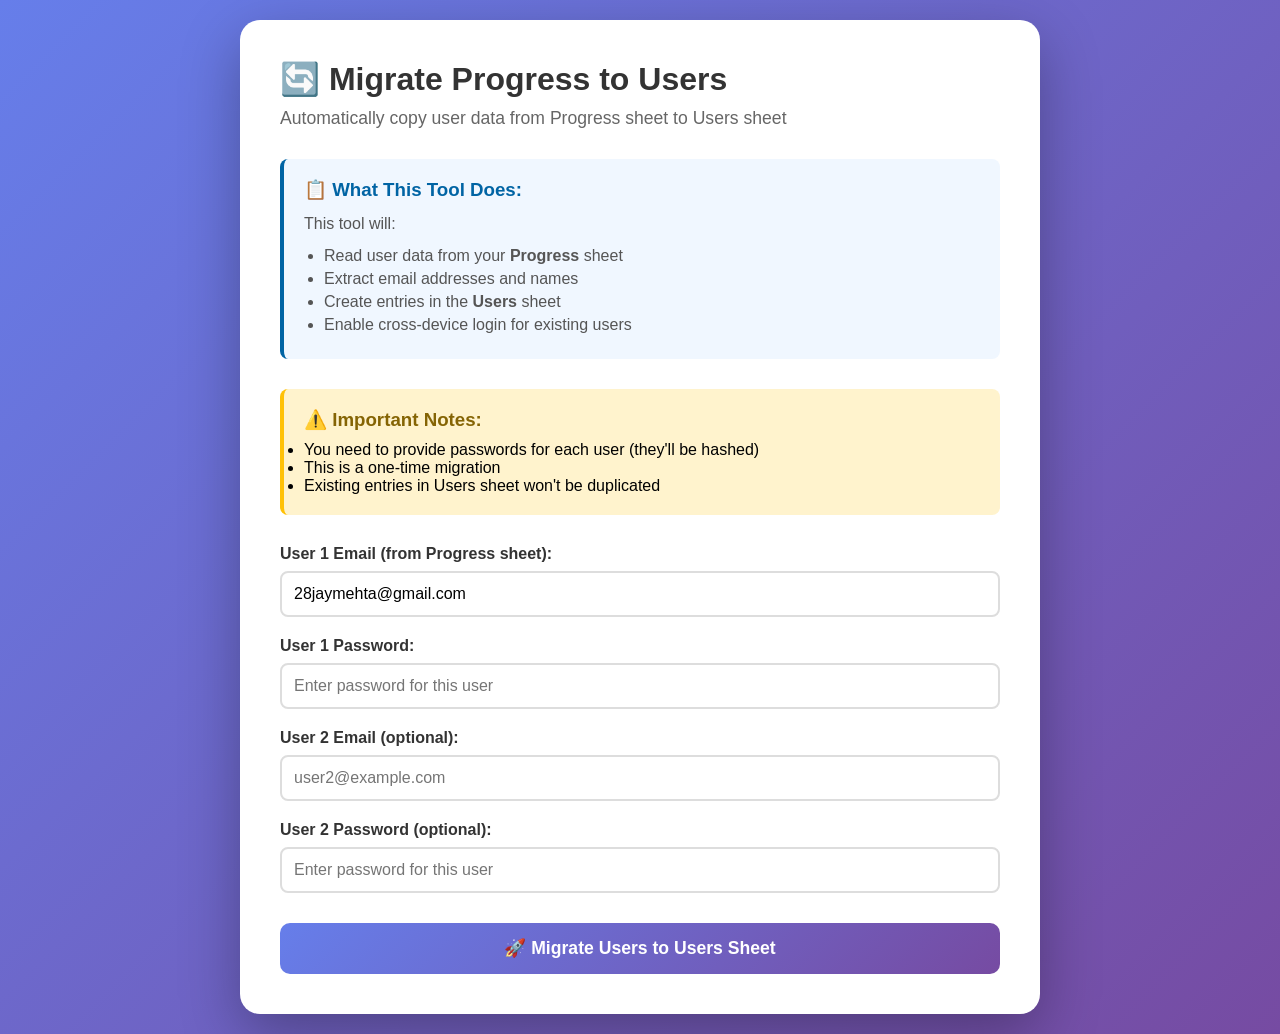
<file: migrate-progress-to-users.html>
<!DOCTYPE html>
<html lang="en">
<head>
    <meta charset="UTF-8">
    <meta name="viewport" content="width=device-width, initial-scale=1.0">
    <title>Migrate Progress to Users</title>
    <style>
        * {
            margin: 0;
            padding: 0;
            box-sizing: border-box;
        }

        body {
            font-family: 'Segoe UI', Tahoma, Geneva, Verdana, sans-serif;
            background: linear-gradient(135deg, #667eea 0%, #764ba2 100%);
            min-height: 100vh;
            display: flex;
            justify-content: center;
            align-items: center;
            padding: 20px;
        }

        .container {
            background: white;
            border-radius: 20px;
            box-shadow: 0 20px 60px rgba(0,0,0,0.3);
            padding: 40px;
            max-width: 800px;
            width: 100%;
        }

        h1 {
            color: #333;
            margin-bottom: 10px;
            font-size: 2rem;
        }

        .subtitle {
            color: #666;
            margin-bottom: 30px;
            font-size: 1.1rem;
        }

        .info-box {
            background: #f0f7ff;
            border-left: 4px solid #0064A4;
            padding: 20px;
            margin-bottom: 30px;
            border-radius: 8px;
        }

        .info-box h3 {
            color: #0064A4;
            margin-bottom: 10px;
        }

        .info-box p {
            color: #555;
            line-height: 1.6;
            margin-bottom: 10px;
        }

        .info-box ul {
            margin-left: 20px;
            color: #555;
        }

        .info-box li {
            margin: 5px 0;
        }

        .warning-box {
            background: #fff3cd;
            border-left: 4px solid #ffc107;
            padding: 20px;
            margin-bottom: 30px;
            border-radius: 8px;
        }

        .warning-box h3 {
            color: #856404;
            margin-bottom: 10px;
        }

        .input-group {
            margin-bottom: 20px;
        }

        label {
            display: block;
            color: #333;
            font-weight: 600;
            margin-bottom: 8px;
        }

        input[type="text"],
        input[type="password"] {
            width: 100%;
            padding: 12px;
            border: 2px solid #ddd;
            border-radius: 8px;
            font-size: 1rem;
            transition: border-color 0.3s;
        }

        input[type="text"]:focus,
        input[type="password"]:focus {
            outline: none;
            border-color: #0064A4;
        }

        .btn {
            background: linear-gradient(135deg, #667eea 0%, #764ba2 100%);
            color: white;
            border: none;
            padding: 15px 40px;
            border-radius: 10px;
            font-size: 1.1rem;
            font-weight: 600;
            cursor: pointer;
            transition: transform 0.2s, box-shadow 0.2s;
            width: 100%;
            margin-top: 10px;
        }

        .btn:hover {
            transform: translateY(-2px);
            box-shadow: 0 10px 20px rgba(102, 126, 234, 0.4);
        }

        .btn:disabled {
            background: #ccc;
            cursor: not-allowed;
            transform: none;
        }

        .result {
            margin-top: 30px;
            padding: 20px;
            border-radius: 10px;
            display: none;
        }

        .result.success {
            background: #d4edda;
            border: 2px solid #28a745;
            color: #155724;
        }

        .result.error {
            background: #f8d7da;
            border: 2px solid #dc3545;
            color: #721c24;
        }

        .result h3 {
            margin-bottom: 10px;
        }

        .result ul {
            margin-left: 20px;
            margin-top: 10px;
        }

        .result li {
            margin: 5px 0;
        }

        .spinner {
            border: 4px solid #f3f3f3;
            border-top: 4px solid #667eea;
            border-radius: 50%;
            width: 40px;
            height: 40px;
            animation: spin 1s linear infinite;
            margin: 20px auto;
            display: none;
        }

        @keyframes spin {
            0% { transform: rotate(0deg); }
            100% { transform: rotate(360deg); }
        }

        .code-block {
            background: #f5f5f5;
            padding: 15px;
            border-radius: 8px;
            font-family: 'Courier New', monospace;
            font-size: 0.9rem;
            margin: 10px 0;
            overflow-x: auto;
        }
    </style>
</head>
<body>
    <div class="container">
        <h1>🔄 Migrate Progress to Users</h1>
        <p class="subtitle">Automatically copy user data from Progress sheet to Users sheet</p>

        <div class="info-box">
            <h3>📋 What This Tool Does:</h3>
            <p>This tool will:</p>
            <ul>
                <li>Read user data from your <strong>Progress</strong> sheet</li>
                <li>Extract email addresses and names</li>
                <li>Create entries in the <strong>Users</strong> sheet</li>
                <li>Enable cross-device login for existing users</li>
            </ul>
        </div>

        <div class="warning-box">
            <h3>⚠️ Important Notes:</h3>
            <ul>
                <li>You need to provide passwords for each user (they'll be hashed)</li>
                <li>This is a one-time migration</li>
                <li>Existing entries in Users sheet won't be duplicated</li>
            </ul>
        </div>

        <div class="input-group">
            <label for="email1">User 1 Email (from Progress sheet):</label>
            <input type="text" id="email1" placeholder="28jaymehta@gmail.com" value="28jaymehta@gmail.com">
        </div>

        <div class="input-group">
            <label for="password1">User 1 Password:</label>
            <input type="password" id="password1" placeholder="Enter password for this user">
        </div>

        <div class="input-group">
            <label for="email2">User 2 Email (optional):</label>
            <input type="text" id="email2" placeholder="user2@example.com">
        </div>

        <div class="input-group">
            <label for="password2">User 2 Password (optional):</label>
            <input type="password" id="password2" placeholder="Enter password for this user">
        </div>

        <button class="btn" onclick="migrateUsers()">
            🚀 Migrate Users to Users Sheet
        </button>

        <div class="spinner" id="spinner"></div>

        <div class="result" id="result"></div>
    </div>

    <script>
        const GOOGLE_SHEETS_CONFIG = {
            WEB_APP_URL: 'https://script.google.com/macros/s/AKfycbxz-4ZhhhuSxBWs8cZ5NMnBlHf-Q_PdYwhxWjQOizXSP69U9l4EqkJYWWu7YMQctXUkTw/exec',
            SPREADSHEET_ID: '1EToB-Hs0GLOnB3Egi55fxKdeFTOC-Fg8p0BP9jiEvmc'
        };

        function hashPassword(password) {
            let hash = 0;
            for (let i = 0; i < password.length; i++) {
                const char = password.charCodeAt(i);
                hash = ((hash << 5) - hash) + char;
                hash = hash & hash;
            }
            return hash.toString(36);
        }

        async function migrateUsers() {
            const email1 = document.getElementById('email1').value.trim().toLowerCase();
            const password1 = document.getElementById('password1').value;
            const email2 = document.getElementById('email2').value.trim().toLowerCase();
            const password2 = document.getElementById('password2').value;

            const resultDiv = document.getElementById('result');
            const spinner = document.getElementById('spinner');
            const btn = document.querySelector('.btn');

            // Validation
            if (!email1 || !password1) {
                showResult('error', 'Please provide at least User 1 email and password');
                return;
            }

            // Show loading
            btn.disabled = true;
            btn.textContent = '⏳ Migrating...';
            spinner.style.display = 'block';
            resultDiv.style.display = 'none';

            const usersToMigrate = [];

            // User 1
            if (email1 && password1) {
                // Extract name from email - remove numbers and split by dots
                const emailPrefix = email1.split('@')[0];
                const cleanName = emailPrefix.replace(/\d+/g, ''); // Remove all numbers
                const nameParts = cleanName.split('.');
                
                let firstName = nameParts[0] || 'User';
                let lastName = nameParts[1] || nameParts[0] || 'User';
                
                // Capitalize first letter
                firstName = firstName.charAt(0).toUpperCase() + firstName.slice(1);
                lastName = lastName.charAt(0).toUpperCase() + lastName.slice(1);
                
                usersToMigrate.push({
                    firstName: firstName,
                    lastName: lastName,
                    email: email1,
                    passwordHash: hashPassword(password1)
                });
            }

            // User 2
            if (email2 && password2) {
                // Extract name from email - remove numbers and split by dots
                const emailPrefix = email2.split('@')[0];
                const cleanName = emailPrefix.replace(/\d+/g, ''); // Remove all numbers
                const nameParts = cleanName.split('.');
                
                let firstName = nameParts[0] || 'User';
                let lastName = nameParts[1] || nameParts[0] || 'User';
                
                // Capitalize first letter
                firstName = firstName.charAt(0).toUpperCase() + firstName.slice(1);
                lastName = lastName.charAt(0).toUpperCase() + lastName.slice(1);
                
                usersToMigrate.push({
                    firstName: firstName,
                    lastName: lastName,
                    email: email2,
                    passwordHash: hashPassword(password2)
                });
            }

            // Send to backend
            try {
                const results = [];
                
                for (const user of usersToMigrate) {
                    try {
                        const response = await fetch(GOOGLE_SHEETS_CONFIG.WEB_APP_URL, {
                            method: 'POST',
                            headers: {
                                'Content-Type': 'text/plain;charset=utf-8',
                            },
                            body: JSON.stringify({
                                action: 'register',
                                data: user,
                                timestamp: new Date().toISOString()
                            })
                        });

                        const result = await response.json();
                        results.push({
                            email: user.email,
                            success: result.status === 'success',
                            message: result.message || 'Added successfully'
                        });
                    } catch (error) {
                        results.push({
                            email: user.email,
                            success: false,
                            message: error.message
                        });
                    }
                }

                // Show results
                const successCount = results.filter(r => r.success).length;
                const failCount = results.length - successCount;

                let resultHTML = `<h3>✅ Migration Complete!</h3>`;
                resultHTML += `<p><strong>${successCount}</strong> user(s) migrated successfully</p>`;
                
                if (failCount > 0) {
                    resultHTML += `<p><strong>${failCount}</strong> user(s) failed</p>`;
                }

                resultHTML += `<ul>`;
                results.forEach(r => {
                    const icon = r.success ? '✅' : '❌';
                    resultHTML += `<li>${icon} ${r.email}: ${r.message}</li>`;
                });
                resultHTML += `</ul>`;

                resultHTML += `<p style="margin-top: 20px;"><strong>Next Steps:</strong></p>`;
                resultHTML += `<ul>`;
                resultHTML += `<li>Check your Google Sheets Users tab</li>`;
                resultHTML += `<li>Try logging in from your phone with these emails</li>`;
                resultHTML += `<li>Cross-device login should now work!</li>`;
                resultHTML += `</ul>`;

                showResult('success', resultHTML);

            } catch (error) {
                showResult('error', `Migration failed: ${error.message}`);
            } finally {
                btn.disabled = false;
                btn.textContent = '🚀 Migrate Users to Users Sheet';
                spinner.style.display = 'none';
            }
        }

        function showResult(type, message) {
            const resultDiv = document.getElementById('result');
            resultDiv.className = `result ${type}`;
            resultDiv.innerHTML = message;
            resultDiv.style.display = 'block';
        }
    </script>
</body>
</html>
</file>
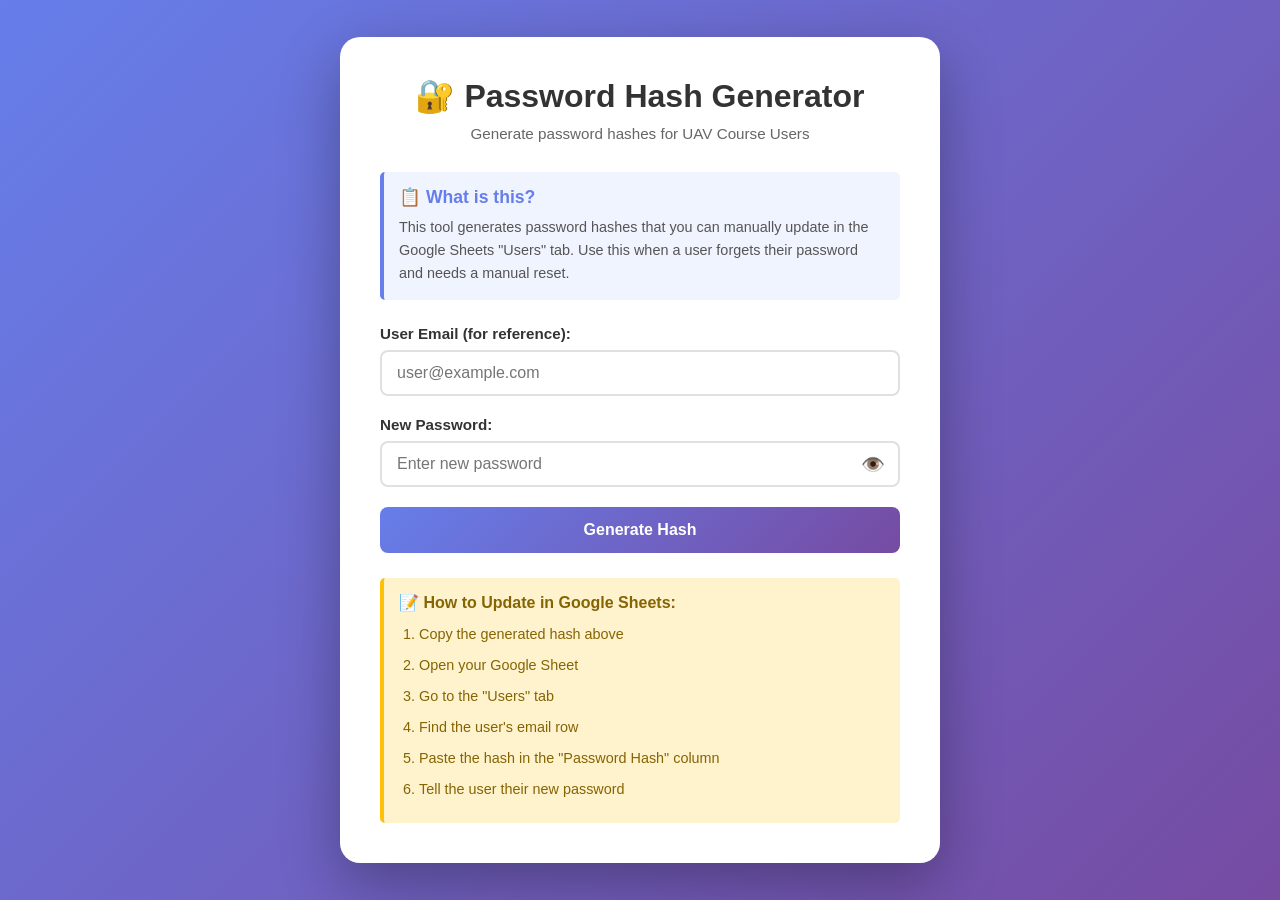
<file: password-hash-generator.html>
<!DOCTYPE html>
<html lang="en">
<head>
    <meta charset="UTF-8">
    <meta name="viewport" content="width=device-width, initial-scale=1.0">
    <title>Password Hash Generator - UAV Course</title>
    <style>
        * {
            margin: 0;
            padding: 0;
            box-sizing: border-box;
        }

        body {
            font-family: 'Segoe UI', Tahoma, Geneva, Verdana, sans-serif;
            background: linear-gradient(135deg, #667eea 0%, #764ba2 100%);
            min-height: 100vh;
            display: flex;
            justify-content: center;
            align-items: center;
            padding: 20px;
        }

        .container {
            background: white;
            border-radius: 20px;
            box-shadow: 0 20px 60px rgba(0,0,0,0.3);
            padding: 40px;
            max-width: 600px;
            width: 100%;
        }

        h1 {
            color: #333;
            margin-bottom: 10px;
            font-size: 2rem;
            text-align: center;
        }

        .subtitle {
            color: #666;
            text-align: center;
            margin-bottom: 30px;
            font-size: 0.95rem;
        }

        .info-box {
            background: #f0f4ff;
            border-left: 4px solid #667eea;
            padding: 15px;
            margin-bottom: 25px;
            border-radius: 5px;
        }

        .info-box h3 {
            color: #667eea;
            margin-bottom: 8px;
            font-size: 1.1rem;
        }

        .info-box p {
            color: #555;
            font-size: 0.9rem;
            line-height: 1.6;
        }

        .form-group {
            margin-bottom: 20px;
        }

        label {
            display: block;
            color: #333;
            font-weight: 600;
            margin-bottom: 8px;
            font-size: 0.95rem;
        }

        input[type="text"],
        input[type="password"] {
            width: 100%;
            padding: 12px 15px;
            border: 2px solid #e0e0e0;
            border-radius: 8px;
            font-size: 1rem;
            transition: border-color 0.3s;
        }

        input[type="text"]:focus,
        input[type="password"]:focus {
            outline: none;
            border-color: #667eea;
        }

        .btn {
            width: 100%;
            padding: 14px;
            background: linear-gradient(135deg, #667eea 0%, #764ba2 100%);
            color: white;
            border: none;
            border-radius: 8px;
            font-size: 1rem;
            font-weight: 600;
            cursor: pointer;
            transition: transform 0.2s, box-shadow 0.2s;
        }

        .btn:hover {
            transform: translateY(-2px);
            box-shadow: 0 5px 15px rgba(102, 126, 234, 0.4);
        }

        .btn:active {
            transform: translateY(0);
        }

        .result-box {
            display: none;
            background: #f8f9fa;
            border: 2px solid #28a745;
            border-radius: 8px;
            padding: 20px;
            margin-top: 25px;
        }

        .result-box.show {
            display: block;
            animation: slideIn 0.3s ease;
        }

        @keyframes slideIn {
            from {
                opacity: 0;
                transform: translateY(-10px);
            }
            to {
                opacity: 1;
                transform: translateY(0);
            }
        }

        .result-box h3 {
            color: #28a745;
            margin-bottom: 15px;
            font-size: 1.2rem;
        }

        .hash-display {
            background: white;
            padding: 15px;
            border-radius: 5px;
            border: 1px solid #dee2e6;
            font-family: 'Courier New', monospace;
            font-size: 1.1rem;
            color: #333;
            word-break: break-all;
            margin-bottom: 15px;
        }

        .copy-btn {
            background: #28a745;
            color: white;
            border: none;
            padding: 10px 20px;
            border-radius: 5px;
            cursor: pointer;
            font-size: 0.9rem;
            font-weight: 600;
            transition: background 0.3s;
        }

        .copy-btn:hover {
            background: #218838;
        }

        .copy-btn.copied {
            background: #17a2b8;
        }

        .instructions {
            background: #fff3cd;
            border-left: 4px solid #ffc107;
            padding: 15px;
            margin-top: 25px;
            border-radius: 5px;
        }

        .instructions h4 {
            color: #856404;
            margin-bottom: 10px;
            font-size: 1rem;
        }

        .instructions ol {
            color: #856404;
            font-size: 0.9rem;
            line-height: 1.8;
            padding-left: 20px;
        }

        .instructions li {
            margin-bottom: 5px;
        }

        .toggle-password {
            position: relative;
        }

        .toggle-icon {
            position: absolute;
            right: 15px;
            top: 50%;
            transform: translateY(-50%);
            cursor: pointer;
            color: #666;
            font-size: 1.2rem;
        }

        .toggle-icon:hover {
            color: #333;
        }
    </style>
</head>
<body>
    <div class="container">
        <h1>🔐 Password Hash Generator</h1>
        <p class="subtitle">Generate password hashes for UAV Course Users</p>

        <div class="info-box">
            <h3>📋 What is this?</h3>
            <p>This tool generates password hashes that you can manually update in the Google Sheets "Users" tab. Use this when a user forgets their password and needs a manual reset.</p>
        </div>

        <form id="hashForm" onsubmit="generateHash(event)">
            <div class="form-group">
                <label for="email">User Email (for reference):</label>
                <input type="text" id="email" placeholder="user@example.com" required>
            </div>

            <div class="form-group">
                <label for="password">New Password:</label>
                <div class="toggle-password">
                    <input type="password" id="password" placeholder="Enter new password" required minlength="6">
                    <span class="toggle-icon" onclick="togglePassword()">👁️</span>
                </div>
            </div>

            <button type="submit" class="btn">Generate Hash</button>
        </form>

        <div id="resultBox" class="result-box">
            <h3>✅ Password Hash Generated!</h3>
            <div class="hash-display" id="hashDisplay"></div>
            <button class="copy-btn" id="copyBtn" onclick="copyHash()">📋 Copy Hash</button>
        </div>

        <div class="instructions">
            <h4>📝 How to Update in Google Sheets:</h4>
            <ol>
                <li>Copy the generated hash above</li>
                <li>Open your Google Sheet</li>
                <li>Go to the "Users" tab</li>
                <li>Find the user's email row</li>
                <li>Paste the hash in the "Password Hash" column</li>
                <li>Tell the user their new password</li>
            </ol>
        </div>
    </div>

    <script>
        // Same hash function used in auth.js
        function hashPassword(password) {
            let hash = 0;
            for (let i = 0; i < password.length; i++) {
                const char = password.charCodeAt(i);
                hash = ((hash << 5) - hash) + char;
                hash = hash & hash;
            }
            return hash.toString(36);
        }

        function generateHash(event) {
            event.preventDefault();
            
            const email = document.getElementById('email').value.trim();
            const password = document.getElementById('password').value;
            
            // Generate hash
            const hash = hashPassword(password);
            
            // Display result
            const resultBox = document.getElementById('resultBox');
            const hashDisplay = document.getElementById('hashDisplay');
            
            hashDisplay.textContent = hash;
            resultBox.classList.add('show');
            
            // Store for copying
            window.generatedHash = hash;
            
            // Reset copy button
            const copyBtn = document.getElementById('copyBtn');
            copyBtn.textContent = '📋 Copy Hash';
            copyBtn.classList.remove('copied');
            
            console.log('Generated hash for:', email);
            console.log('Password:', password);
            console.log('Hash:', hash);
        }

        function copyHash() {
            const hash = window.generatedHash;
            
            // Copy to clipboard
            navigator.clipboard.writeText(hash).then(() => {
                const copyBtn = document.getElementById('copyBtn');
                copyBtn.textContent = '✅ Copied!';
                copyBtn.classList.add('copied');
                
                setTimeout(() => {
                    copyBtn.textContent = '📋 Copy Hash';
                    copyBtn.classList.remove('copied');
                }, 2000);
            }).catch(err => {
                alert('Failed to copy. Please copy manually: ' + hash);
            });
        }

        function togglePassword() {
            const passwordInput = document.getElementById('password');
            const toggleIcon = document.querySelector('.toggle-icon');
            
            if (passwordInput.type === 'password') {
                passwordInput.type = 'text';
                toggleIcon.textContent = '🙈';
            } else {
                passwordInput.type = 'password';
                toggleIcon.textContent = '👁️';
            }
        }

        // Test examples
        console.log('=== Password Hash Examples ===');
        console.log('Password: "test123" → Hash:', hashPassword('test123'));
        console.log('Password: "password" → Hash:', hashPassword('password'));
        console.log('Password: "mypass" → Hash:', hashPassword('mypass'));
    </script>
</body>
</html>
</file>
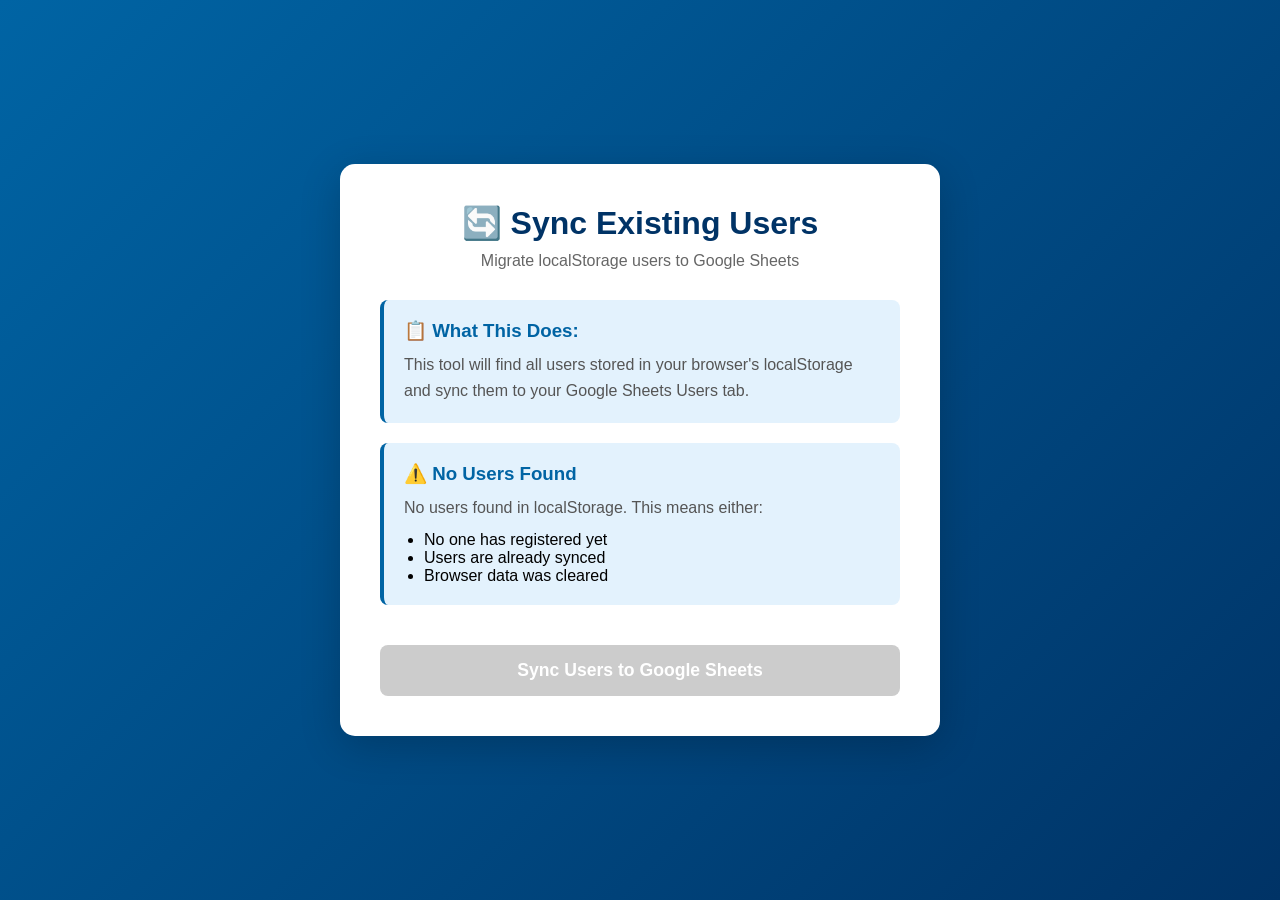
<file: sync-users.html>
<!DOCTYPE html>
<html lang="en">
<head>
    <meta charset="UTF-8">
    <meta name="viewport" content="width=device-width, initial-scale=1.0">
    <title>Sync Existing Users to Google Sheets</title>
    <style>
        * {
            margin: 0;
            padding: 0;
            box-sizing: border-box;
        }
        
        body {
            font-family: Arial, sans-serif;
            background: linear-gradient(135deg, #0064A4 0%, #003366 100%);
            min-height: 100vh;
            display: flex;
            align-items: center;
            justify-content: center;
            padding: 20px;
        }
        
        .container {
            background: white;
            padding: 40px;
            border-radius: 15px;
            box-shadow: 0 10px 40px rgba(0,0,0,0.2);
            max-width: 600px;
            width: 100%;
        }
        
        h1 {
            color: #003366;
            margin-bottom: 10px;
            text-align: center;
        }
        
        .subtitle {
            color: #666;
            text-align: center;
            margin-bottom: 30px;
        }
        
        .info-box {
            background: #e3f2fd;
            padding: 20px;
            border-radius: 8px;
            margin-bottom: 20px;
            border-left: 4px solid #0064A4;
        }
        
        .info-box h3 {
            color: #0064A4;
            margin-bottom: 10px;
        }
        
        .info-box p {
            color: #555;
            line-height: 1.6;
        }
        
        .user-list {
            background: #f8f9fa;
            padding: 15px;
            border-radius: 8px;
            margin: 20px 0;
            max-height: 200px;
            overflow-y: auto;
        }
        
        .user-item {
            padding: 10px;
            background: white;
            margin-bottom: 10px;
            border-radius: 5px;
            border-left: 3px solid #28a745;
        }
        
        .user-item:last-child {
            margin-bottom: 0;
        }
        
        .user-name {
            font-weight: 600;
            color: #003366;
        }
        
        .user-email {
            color: #666;
            font-size: 0.9rem;
        }
        
        .btn {
            width: 100%;
            padding: 15px;
            background: #28a745;
            color: white;
            border: none;
            border-radius: 8px;
            font-size: 1.1rem;
            font-weight: 600;
            cursor: pointer;
            transition: background 0.3s;
            margin-top: 20px;
        }
        
        .btn:hover {
            background: #218838;
        }
        
        .btn:disabled {
            background: #ccc;
            cursor: not-allowed;
        }
        
        .status {
            margin-top: 20px;
            padding: 15px;
            border-radius: 8px;
            display: none;
        }
        
        .status.success {
            background: #d4edda;
            color: #155724;
            border: 1px solid #c3e6cb;
            display: block;
        }
        
        .status.error {
            background: #f8d7da;
            color: #721c24;
            border: 1px solid #f5c6cb;
            display: block;
        }
        
        .status.info {
            background: #d1ecf1;
            color: #0c5460;
            border: 1px solid #bee5eb;
            display: block;
        }
        
        .spinner {
            display: inline-block;
            width: 20px;
            height: 20px;
            border: 3px solid rgba(255,255,255,.3);
            border-radius: 50%;
            border-top-color: white;
            animation: spin 1s ease-in-out infinite;
        }
        
        @keyframes spin {
            to { transform: rotate(360deg); }
        }
    </style>
</head>
<body>
    <div class="container">
        <h1>🔄 Sync Existing Users</h1>
        <p class="subtitle">Migrate localStorage users to Google Sheets</p>
        
        <div class="info-box">
            <h3>📋 What This Does:</h3>
            <p>This tool will find all users stored in your browser's localStorage and sync them to your Google Sheets Users tab.</p>
        </div>
        
        <div id="usersList"></div>
        
        <button id="syncBtn" class="btn" onclick="syncUsers()">
            <span id="btnText">Sync Users to Google Sheets</span>
        </button>
        
        <div id="status" class="status"></div>
    </div>

    <script>
        const GOOGLE_SHEETS_CONFIG = {
            WEB_APP_URL: 'https://script.google.com/macros/s/AKfycbxz-4ZhhhuSxBWs8cZ5NMnBlHf-Q_PdYwhxWjQOizXSP69U9l4EqkJYWWu7YMQctXUkTw/exec',
            SPREADSHEET_ID: '1EToB-Hs0GLOnB3Egi55fxKdeFTOC-Fg8p0BP9jiEvmc'
        };

        function hashPassword(password) {
            let hash = 0;
            for (let i = 0; i < password.length; i++) {
                const char = password.charCodeAt(i);
                hash = ((hash << 5) - hash) + char;
                hash = hash & hash;
            }
            return hash.toString(36);
        }

        // Display existing users
        window.addEventListener('DOMContentLoaded', () => {
            const allUsers = JSON.parse(localStorage.getItem('uav_course_users') || '{}');
            const userEmails = Object.keys(allUsers);
            
            const usersList = document.getElementById('usersList');
            
            if (userEmails.length === 0) {
                usersList.innerHTML = `
                    <div class="info-box">
                        <h3>⚠️ No Users Found</h3>
                        <p>No users found in localStorage. This means either:</p>
                        <ul style="margin-left: 20px; margin-top: 10px;">
                            <li>No one has registered yet</li>
                            <li>Users are already synced</li>
                            <li>Browser data was cleared</li>
                        </ul>
                    </div>
                `;
                document.getElementById('syncBtn').disabled = true;
            } else {
                usersList.innerHTML = `
                    <h3 style="margin-bottom: 15px; color: #003366;">Found ${userEmails.length} User(s):</h3>
                    <div class="user-list">
                        ${userEmails.map(email => {
                            const user = allUsers[email];
                            return `
                                <div class="user-item">
                                    <div class="user-name">${user.name || user.firstName + ' ' + user.lastName || 'Unknown'}</div>
                                    <div class="user-email">${email}</div>
                                </div>
                            `;
                        }).join('')}
                    </div>
                `;
            }
        });

        async function syncUsers() {
            const btn = document.getElementById('syncBtn');
            const btnText = document.getElementById('btnText');
            const status = document.getElementById('status');
            
            // Disable button
            btn.disabled = true;
            btnText.innerHTML = '<span class="spinner"></span> Syncing...';
            
            try {
                const allUsers = JSON.parse(localStorage.getItem('uav_course_users') || '{}');
                const userEmails = Object.keys(allUsers);
                
                if (userEmails.length === 0) {
                    status.className = 'status error';
                    status.textContent = '❌ No users found to sync!';
                    btn.disabled = false;
                    btnText.textContent = 'Sync Users to Google Sheets';
                    return;
                }
                
                status.className = 'status info';
                status.textContent = `🔄 Syncing ${userEmails.length} user(s)...`;
                
                let successCount = 0;
                let errorCount = 0;
                
                for (const email of userEmails) {
                    const user = allUsers[email];
                    
                    try {
                        const response = await fetch(GOOGLE_SHEETS_CONFIG.WEB_APP_URL, {
                            method: 'POST',
                            headers: { 'Content-Type': 'text/plain;charset=utf-8' },
                            body: JSON.stringify({
                                action: 'register',
                                data: {
                                    firstName: user.firstName || user.name?.split(' ')[0] || 'Student',
                                    lastName: user.lastName || user.name?.split(' ').slice(1).join(' ') || '',
                                    email: email,
                                    passwordHash: user.passwordHash || user.password || ''
                                },
                                timestamp: new Date().toISOString()
                            })
                        });
                        
                        const result = await response.json();
                        
                        if (result.status === 'success') {
                            successCount++;
                            console.log(`✅ Synced: ${email}`);
                        } else {
                            errorCount++;
                            console.error(`❌ Failed: ${email}`, result);
                        }
                    } catch (error) {
                        errorCount++;
                        console.error(`❌ Error syncing ${email}:`, error);
                    }
                }
                
                // Show final status
                if (errorCount === 0) {
                    status.className = 'status success';
                    status.innerHTML = `
                        <strong>✅ Success!</strong><br>
                        ${successCount} user(s) synced to Google Sheets.<br>
                        <a href="https://docs.google.com/spreadsheets/d/${GOOGLE_SHEETS_CONFIG.SPREADSHEET_ID}" target="_blank" style="color: #155724; text-decoration: underline;">View Spreadsheet</a>
                    `;
                } else {
                    status.className = 'status error';
                    status.innerHTML = `
                        <strong>⚠️ Partial Success</strong><br>
                        ${successCount} succeeded, ${errorCount} failed.<br>
                        Check console for details.
                    `;
                }
                
            } catch (error) {
                console.error('Sync error:', error);
                status.className = 'status error';
                status.textContent = `❌ Error: ${error.message}`;
            } finally {
                btn.disabled = false;
                btnText.textContent = 'Sync Again';
            }
        }
    </script>
</body>
</html>
</file>
<file: css/landing-styles.css>
* {
    margin: 0;
    padding: 0;
    box-sizing: border-box;
}

body {
    font-family: Arial, sans-serif;
    line-height: 1.6;
    color: #333;
}

.container {
    max-width: 1200px;
    margin: 0 auto;
    padding: 0 20px;
}

/* Navigation */
.navbar {
    background: white;
    padding: 1rem 0;
    box-shadow: 0 2px 5px rgba(0,0,0,0.1);
    position: sticky;
    top: 0;
    z-index: 100;
}

.navbar .container {
    display: flex;
    justify-content: space-between;
    align-items: center;
}

.logo {
    font-size: 1.5rem;
    font-weight: bold;
    color: #0064A4;
}

.nav-links {
    display: flex;
    gap: 2rem;
    align-items: center;
}

.nav-links a {
    color: #333;
    text-decoration: none;
}

.nav-links a:hover {
    color: #0064A4;
}

.login-btn {
    padding: 8px 20px;
    background: #0064A4;
    color: white;
    border: none;
    border-radius: 5px;
    cursor: pointer;
}

.login-btn:hover {
    background: #003366;
}

/* Hero */
.hero {
    text-align: center;
    padding: 100px 20px;
    background: linear-gradient(135deg, #0064A4 0%, #003366 100%);
    color: white;
}

.hero h1 {
    font-size: 2.5rem;
    margin-bottom: 20px;
    font-weight: 700;
}

.hero p {
    font-size: 1.2rem;
    margin-bottom: 30px;
    font-weight: 400;
}

.start-btn {
    display: inline-block;
    padding: 15px 40px;
    background: white;
    color: #0064A4;
    text-decoration: none;
    border-radius: 5px;
    font-weight: bold;
}

.start-btn:hover {
    background: #f0f0f0;
}

/* About */
.about {
    padding: 60px 20px;
    background: white;
}

.about h2 {
    text-align: left !important;
    margin-bottom: 20px;
    font-size: 2rem;
}

.about h3 {
    text-align: left !important;
    font-weight: normal;
    font-size: 1.3rem;
    margin-bottom: 20px;
}

.about p {
    text-align: left !important;
    max-width: 100%;
    margin: 0 0 20px 0;
    font-size: 1.1rem;
}

.course-description {
    font-size: 1.05rem;
    line-height: 1.8;
    color: #444;
    margin-bottom: 20px;
    text-align: left !important;
    max-width: 100%;
}

.course-info-grid {
    display: grid;
    grid-template-columns: repeat(3, 1fr);
    gap: 20px;
    margin: 30px 0;
}

.info-box {
    background: #f8f9fa;
    padding: 20px;
    border-radius: 8px;
    border-left: 4px solid #0064A4;
}

.info-box h3 {
    color: #0064A4;
    margin-bottom: 12px;
    font-size: 1.1rem;
    display: flex;
    align-items: center;
    gap: 8px;
}

.info-box h3 i {
    font-size: 1.3rem;
}

.info-box ul {
    list-style: none;
    padding: 0;
    margin: 0;
}

.info-box ul li {
    padding: 6px 0;
    padding-left: 20px;
    position: relative;
    color: #555;
    line-height: 1.5;
    font-size: 0.9rem;
}

.info-box ul li:before {
    content: "•";
    position: absolute;
    left: 0;
    color: #F47E3C;
    font-weight: bold;
    font-size: 1.2rem;
}

.features-note {
    font-size: 1.1rem;
    color: #555;
    line-height: 1.8;
    text-align: center;
    margin-top: 30px;
}

/* Course Features */
.course-features {
    text-align: center;
    margin-top: 40px;
    padding: 30px;
    background: #f8f9fa;
    border-radius: 10px;
}

/* Instructors Section */
.instructors {
    padding: 60px 20px;
    background: #f8f9fa;
}

.instructors h2 {
    text-align: center;
    margin-bottom: 15px;
    font-size: 2rem;
    color: #003366;
}

.section-subtitle {
    text-align: center;
    color: #666;
    margin-bottom: 40px;
    font-size: 1.1rem;
}

.instructors-grid {
    display: grid;
    grid-template-columns: repeat(2, 1fr);
    gap: 30px;
    max-width: 1000px;
    margin: 0 auto;
}

.instructor-card {
    background: white;
    padding: 30px;
    border-radius: 10px;
    box-shadow: 0 2px 10px rgba(0,0,0,0.1);
    transition: transform 0.3s;
}

.instructor-card:hover {
    transform: translateY(-5px);
    box-shadow: 0 5px 20px rgba(0,100,164,0.2);
}

.instructor-icon {
    text-align: center;
    margin-bottom: 15px;
}

.instructor-icon i {
    font-size: 4rem;
    color: #0064A4;
}

.instructor-card h3 {
    text-align: center;
    color: #003366;
    margin-bottom: 5px;
}

.instructor-title {
    text-align: center;
    color: #F47E3C;
    font-weight: 600;
    margin-bottom: 8px;
}

.instructor-university {
    text-align: center;
    color: #0064A4;
    font-size: 0.9rem;
    font-weight: 500;
    margin-bottom: 15px;
}

.instructor-bio {
    color: #666;
    line-height: 1.6;
    font-size: 0.95rem;
    text-align: left;
    margin-bottom: 15px;
}

.instructor-email {
    text-align: center;
    font-size: 0.9rem;
    color: #0064A4;
    margin-top: 15px;
}

.instructor-email i {
    margin-right: 5px;
}

.instructor-email a {
    color: #0064A4;
    text-decoration: none;
    font-weight: 500;
}

.instructor-email a:hover {
    text-decoration: underline;
}

.instructor-video-link {
    display: inline-block;
    padding: 10px 20px;
    background: #0064A4;
    color: white !important;
    text-decoration: none;
    border-radius: 5px;
    font-size: 14px;
    font-weight: 600;
    transition: all 0.3s ease;
}

.instructor-video-link:hover {
    background: #004d7a;
    transform: translateY(-2px);
    box-shadow: 0 4px 8px rgba(0, 100, 164, 0.3);
}

.instructor-video-link i {
    margin-right: 5px;
}

/* Contact */
.contact {
    padding: 60px 20px;
    background: #f5f5f5;
}

.contact h2 {
    text-align: center;
    margin-bottom: 20px;
    font-size: 2rem;
}

.contact-info {
    text-align: center;
    font-size: 1.1rem;
    margin-bottom: 30px;
    color: #555;
}

.contact-info a {
    color: #0064A4;
    text-decoration: none;
    font-weight: 600;
}

.contact-info a:hover {
    text-decoration: underline;
}

.contact form {
    max-width: 500px;
    margin: 0 auto;
    display: flex;
    flex-direction: column;
    gap: 15px;
}

.contact input,
.contact textarea {
    padding: 12px;
    border: 1px solid #ddd;
    border-radius: 5px;
    font-size: 1rem;
}

.contact button {
    padding: 12px;
    background: #0064A4;
    color: white;
    border: none;
    border-radius: 5px;
    cursor: pointer;
    font-size: 1rem;
}

.contact button:hover {
    background: #003366;
}

.file-upload-wrapper {
    margin: 15px 0;
}

.file-upload-label {
    display: inline-block;
    padding: 10px 20px;
    background: #f0f0f0;
    color: #0064A4;
    border: 2px dashed #0064A4;
    border-radius: 5px;
    cursor: pointer;
    font-size: 0.95rem;
    transition: all 0.3s;
}

.file-upload-label:hover {
    background: #e0e0e0;
    border-color: #003366;
}

.file-upload-label i {
    margin-right: 8px;
}

.file-input {
    display: none;
}

.file-name {
    display: inline-block;
    margin-left: 15px;
    color: #666;
    font-size: 0.9rem;
}

/* Footer */
.footer {
    background: #1e293b;
    color: white;
    padding: 40px 20px 20px;
}

.footer-content {
    display: flex;
    justify-content: space-between;
    align-items: center;
    margin-bottom: 20px;
}

.social {
    display: flex;
    gap: 15px;
}

.social a {
    color: white;
    font-size: 1.5rem;
}

.social a:hover {
    color: #F47E3C;
}

.copyright {
    text-align: center;
    padding-top: 20px;
    border-top: 1px solid #334155;
}

/* Modal */
.modal {
    display: none;
    position: fixed;
    top: 0;
    left: 0;
    width: 100%;
    height: 100%;
    background: rgba(0,0,0,0.7);
    align-items: center;
    justify-content: center;
    z-index: 1000;
    opacity: 0;
    transition: opacity 0.3s ease;
}

.modal.show {
    display: flex !important;
    opacity: 1;
}

.modal-box {
    background: white;
    padding: 40px;
    border-radius: 10px;
    max-width: 400px;
    width: 90%;
    position: relative;
    animation: slideIn 0.3s ease;
}

@keyframes slideIn {
    from {
        transform: translateY(-50px);
        opacity: 0;
    }
    to {
        transform: translateY(0);
        opacity: 1;
    }
}

.close-btn {
    position: absolute;
    top: 10px;
    right: 15px;
    background: none;
    border: none;
    font-size: 2rem;
    cursor: pointer;
    color: #666;
}

.close-btn:hover {
    color: #333;
}

.form-container h3 {
    margin-bottom: 20px;
    text-align: center;
    color: #003366;
}

.form-container input {
    width: 100%;
    padding: 12px;
    margin-bottom: 15px;
    border: 1px solid #ddd;
    border-radius: 5px;
    font-size: 1rem;
}

.form-container input:focus {
    outline: none;
    border-color: #0064A4;
}

.form-container button {
    width: 100%;
    padding: 12px;
    background: #0064A4;
    color: white;
    border: none;
    border-radius: 5px;
    cursor: pointer;
    font-size: 1rem;
    font-weight: 600;
    transition: background 0.3s;
}

.form-container button:hover {
    background: #003366;
}

.form-container button:disabled {
    background: #ccc;
    cursor: not-allowed;
}

.form-container p {
    text-align: center;
    margin-top: 15px;
    font-size: 0.95rem;
}

.form-container a {
    color: #0064A4;
    text-decoration: none;
    font-weight: 600;
}

.form-container a:hover {
    text-decoration: underline;
}

/* User Info Display */
.user-info {
    display: none;
    align-items: center;
    gap: 10px;
    padding: 8px 15px;
    background: #f8f9fa;
    border-radius: 8px;
}

.user-avatar i {
    font-size: 2rem;
    color: #0064A4;
}

.user-details {
    display: flex;
    flex-direction: column;
    align-items: flex-start;
}

.user-name {
    font-weight: 600;
    color: #003366;
    font-size: 0.95rem;
}

.user-email {
    font-size: 0.8rem;
    color: #666;
}

.btn-logout {
    background: #dc3545;
    color: white;
    border: none;
    padding: 6px 12px;
    border-radius: 5px;
    cursor: pointer;
    font-size: 0.9rem;
    transition: background 0.3s;
}

.btn-logout:hover {
    background: #c82333;
}

.btn-logout i {
    font-size: 1rem;
}

/* Notification Styles */
.notification {
    position: fixed;
    top: 20px;
    right: 20px;
    padding: 15px 20px;
    border-radius: 8px;
    color: white;
    font-weight: 600;
    z-index: 10000;
    animation: slideInRight 0.3s ease;
    box-shadow: 0 4px 12px rgba(0,0,0,0.15);
}

@keyframes slideInRight {
    from {
        transform: translateX(400px);
        opacity: 0;
    }
    to {
        transform: translateX(0);
        opacity: 1;
    }
}

@keyframes slideOutRight {
    from {
        transform: translateX(0);
        opacity: 1;
    }
    to {
        transform: translateX(400px);
        opacity: 0;
    }
}

.notification.success {
    background: #28a745;
}

.notification.error {
    background: #dc3545;
}

.notification.info {
    background: #17a2b8;
}

/* Certificates Section */
.certificates-section {
    margin-top: 50px;
    padding: 40px;
    background: linear-gradient(135deg, #f8f9fa 0%, #e9ecef 100%);
    border-radius: 15px;
    border: 2px solid #0064A4;
}

.certificates-section h3 {
    text-align: center;
    color: #003366;
    font-size: 1.8rem;
    margin-bottom: 10px;
}

.cert-description {
    text-align: center;
    color: #666;
    margin-bottom: 30px;
    font-size: 1.1rem;
}

.certificates-grid {
    display: grid;
    grid-template-columns: repeat(auto-fit, minmax(280px, 1fr));
    gap: 25px;
    margin-top: 20px;
}

.certificate-card {
    background: white;
    padding: 30px;
    border-radius: 12px;
    box-shadow: 0 4px 15px rgba(0,0,0,0.1);
    text-align: center;
    transition: transform 0.3s, box-shadow 0.3s;
    border: 2px solid #e9ecef;
}

.certificate-card:hover {
    transform: translateY(-5px);
    box-shadow: 0 8px 25px rgba(0,100,164,0.2);
}

.certificate-card.full-course-cert {
    border: 3px solid #FFD700;
    background: linear-gradient(135deg, #FFF9E6 0%, #FFFBF0 100%);
}

.cert-icon {
    font-size: 4rem;
    color: #0064A4;
    margin-bottom: 15px;
}

.cert-icon.gold {
    color: #FFD700;
}

.certificate-card h4 {
    color: #003366;
    font-size: 1.2rem;
    margin-bottom: 10px;
    line-height: 1.4;
}

.cert-score {
    color: #F47E3C;
    font-size: 1.3rem;
    font-weight: bold;
    margin: 10px 0;
}

.cert-status {
    color: #10b981;
    font-size: 1rem;
    margin: 10px 0;
    display: flex;
    align-items: center;
    justify-content: center;
    gap: 8px;
}

.download-cert-btn {
    margin-top: 15px;
    padding: 12px 25px;
    background: #0064A4;
    color: white;
    border: none;
    border-radius: 8px;
    cursor: pointer;
    font-size: 1rem;
    font-weight: 600;
    transition: background 0.3s;
    display: inline-flex;
    align-items: center;
    gap: 8px;
}

.download-cert-btn:hover {
    background: #003366;
}

.download-cert-btn.gold {
    background: linear-gradient(135deg, #FFD700 0%, #FFA500 100%);
    color: #003366;
}

.download-cert-btn.gold:hover {
    background: linear-gradient(135deg, #FFA500 0%, #FF8C00 100%);
}

/* Responsive */
.course-info-single {
    margin: 40px 0;
}

.info-box-full {
    background: #f8f9fa;
    padding: 30px;
    border-radius: 10px;
    border-left: 4px solid #0064A4;
}

.info-box-full h3 {
    color: #0064A4;
    margin-top: 30px;
    margin-bottom: 15px;
    font-size: 1.2rem;
    display: flex;
    align-items: center;
    gap: 8px;
}

.info-box-full h3:first-child {
    margin-top: 0;
}

.info-box-full h3 i {
    font-size: 1.4rem;
}

.info-box-full ul {
    list-style: none;
    padding: 0;
    margin: 0 0 20px 0;
}

.info-box-full ul li {
    padding: 8px 0;
    padding-left: 20px;
    position: relative;
    color: #555;
    line-height: 1.6;
    font-size: 0.95rem;
}

.info-box-full ul li:before {
    content: "•";
    position: absolute;
    left: 0;
    color: #F47E3C;
    font-weight: bold;
    font-size: 1.2rem;
}

@media (max-width: 1024px) {
    .course-info-grid {
        grid-template-columns: 1fr;
    }
    
    .certificates-grid {
        grid-template-columns: repeat(auto-fit, minmax(250px, 1fr));
    }
}

@media (max-width: 768px) {
    .nav-links {
        gap: 1rem;
    }
    
    .hero h1 {
        font-size: 2rem;
    }
    
    .course-description {
        font-size: 1rem;
        text-align: left;
    }
    
    .course-info-grid {
        grid-template-columns: 1fr;
    }
    
    .instructors-grid {
        grid-template-columns: 1fr;
    }
    
    .footer-content {
        flex-direction: column;
        gap: 20px;
    }
    
    .user-info {
        flex-direction: column;
        gap: 5px;
    }
}
</file>
<file: css/styles.css>
* {
    margin: 0;
    padding: 0;
    box-sizing: border-box;
}

body {
    font-family: Arial, sans-serif;
    background: #f9f9f9;
    color: #333;
}

/* Top Navigation */
.top-nav {
    background: white;
    box-shadow: 0 2px 5px rgba(0,0,0,0.1);
    position: sticky;
    top: 0;
    z-index: 100;
}

.nav-container {
    max-width: 1400px;
    margin: 0 auto;
    padding: 15px 20px;
    display: flex;
    justify-content: space-between;
    align-items: center;
}

.logo {
    font-size: 1.5rem;
    font-weight: bold;
    color: #0064A4;
    text-decoration: none;
    display: flex;
    align-items: center;
    gap: 0.5rem;
}

.nav-right {
    display: flex;
    align-items: center;
    gap: 20px;
}

.progress-badge {
    padding: 8px 15px;
    background: #f0f0f0;
    border-radius: 20px;
    font-size: 0.9rem;
}

.auth-btn {
    padding: 8px 20px;
    background: #0064A4;
    color: white;
    border: none;
    border-radius: 5px;
    cursor: pointer;
    font-size: 1rem;
}

.auth-btn:hover {
    background: #003366;
}

.user-info {
    display: flex;
    align-items: center;
    gap: 10px;
    padding: 8px 15px;
    background: #f0f0f0;
    border-radius: 20px;
}

.user-avatar {
    font-size: 1.5rem;
    color: #0064A4;
}

.user-details {
    display: flex;
    flex-direction: column;
}

.user-name {
    font-weight: 600;
    font-size: 0.9rem;
}

.user-email {
    font-size: 0.75rem;
    color: #666;
}

.btn-logout {
    background: none;
    border: none;
    color: #ef4444;
    cursor: pointer;
    padding: 5px;
    font-size: 1.1rem;
}

.btn-logout:hover {
    color: #dc2626;
}


/* Main Content - YouTube Style Side-by-Side Layout */
.main-content {
    max-width: 1400px;
    margin: 20px auto;
    padding: 0 20px;
    display: grid;
    grid-template-columns: 1fr 350px;
    gap: 20px;
}

/* Video Section - Left Side */
.video-section {
    background: white;
    border-radius: 10px;
    overflow: hidden;
}

.video-player {
    position: relative;
    width: 100%;
    aspect-ratio: 16 / 9;
    background: #000;
    overflow: hidden;
}

.video-player iframe {
    position: absolute;
    top: 0;
    left: 0;
    width: 100%;
    height: 100%;
    border: none;
}

.video-info {
    padding: 20px;
    border-bottom: 1px solid #e0e0e0;
}

.video-info h1 {
    font-size: 1.5rem;
    margin-bottom: 10px;
}

.video-meta {
    display: flex;
    gap: 20px;
    color: #666;
    font-size: 0.9rem;
}

.description-box {
    padding: 20px;
    background: #f9f9f9;
    border-bottom: 1px solid #e0e0e0;
}

.description-box h3 {
    margin-bottom: 10px;
    font-size: 1.1rem;
}

.action-buttons {
    padding: 20px;
    display: flex;
    gap: 10px;
    justify-content: center;
}

/* Course Outline - Right Sidebar (YouTube Style) */
.course-outline {
    background: white;
    border-radius: 10px;
    padding: 20px;
    max-height: calc(100vh - 100px);
    overflow-y: auto;
    position: sticky;
    top: 80px;
    transition: transform 0.3s ease;
}

.sidebar-header {
    display: flex;
    justify-content: space-between;
    align-items: center;
    margin-bottom: 15px;
}

.sidebar-header h3 {
    font-size: 1.2rem;
    margin: 0;
}

.sidebar-close {
    display: none;
    background: none;
    border: none;
    font-size: 1.5rem;
    cursor: pointer;
    color: #666;
    padding: 5px;
}

.sidebar-close:hover {
    color: #0064A4;
}

/* Certificate Section */
.certificate-section {
    margin-bottom: 20px;
    padding: 15px;
    background: linear-gradient(135deg, #0064A4 0%, #003366 100%);
    border-radius: 10px;
    color: white;
}

.certificate-card {
    text-align: center;
}

.certificate-card i {
    font-size: 2.5rem;
    margin-bottom: 10px;
    color: #F47E3C;
}

.certificate-card h4 {
    font-size: 1.1rem;
    margin-bottom: 8px;
}

.certificate-card p {
    font-size: 0.85rem;
    margin-bottom: 15px;
    opacity: 0.9;
}

.btn-certificate {
    background: #F47E3C;
    color: white;
    border: none;
    padding: 10px 20px;
    border-radius: 5px;
    cursor: pointer;
    font-size: 0.9rem;
    font-weight: 600;
    transition: all 0.3s;
}

.btn-certificate:hover {
    background: #d66a2a;
    transform: translateY(-2px);
    box-shadow: 0 4px 12px rgba(244, 126, 60, 0.3);
}

.btn-certificate i {
    margin-right: 5px;
}

.progress-info {
    margin-bottom: 20px;
}

.progress-bar {
    width: 100%;
    height: 8px;
    background: #e0e0e0;
    border-radius: 10px;
    overflow: hidden;
    margin-bottom: 10px;
}

.progress-fill {
    height: 100%;
    background: #0064A4;
    transition: width 0.3s;
}

.progress-text {
    font-size: 0.9rem;
    color: #666;
    margin-bottom: 20px;
    display: block;
}

.modules-list {
    display: flex;
    flex-direction: column;
    gap: 10px;
}

/* Module Section (Collapsible) */
.module-section {
    border: 1px solid #e0e0e0;
    border-radius: 5px;
    overflow: hidden;
    transition: all 0.3s;
}

.module-section-header {
    padding: 12px;
    background: #f9f9f9;
    cursor: pointer;
    display: flex;
    align-items: center;
    gap: 10px;
    transition: all 0.2s;
}

.module-section-header:hover {
    background: #f0f0f0;
}

.module-section-header.active {
    background: #e3f2fd;
    border-left: 3px solid #0064A4;
}

.module-section-header .toggle-icon {
    font-size: 0.9rem;
    color: #0064A4;
    transition: transform 0.3s;
}

.module-section.collapsed .toggle-icon {
    transform: rotate(0deg);
}

.module-section:not(.collapsed) .toggle-icon {
    transform: rotate(90deg);
}

.module-section-header .section-title {
    flex: 1;
    font-weight: 600;
    font-size: 0.95rem;
}

.module-section-header .section-meta {
    display: flex;
    align-items: center;
    gap: 10px;
    font-size: 0.85rem;
    color: #666;
}

.module-section-content {
    max-height: 500px;
    overflow: hidden;
    transition: max-height 0.3s ease-out;
}

.module-section.collapsed .module-section-content {
    max-height: 0;
}

/* Module Items inside sections */
.module-item {
    padding: 12px;
    padding-left: 35px;
    border-top: 1px solid #e0e0e0;
    cursor: pointer;
    transition: all 0.2s;
    background: white;
}

.module-item:hover {
    background: #f5f5f5;
}

.module-item.active {
    background: #e3f2fd;
    border-left: 3px solid #0064A4;
}

.module-item.completed {
    background: #f0f9ff;
}

.module-item .module-title {
    font-weight: 500;
    margin-bottom: 5px;
    font-size: 0.9rem;
}

.module-item .module-meta {
    font-size: 0.85rem;
    color: #666;
    display: flex;
    justify-content: space-between;
}

/* Buttons */
.btn-primary, .btn-secondary {
    padding: 12px 24px;
    border: none;
    border-radius: 5px;
    cursor: pointer;
    font-size: 1rem;
    transition: all 0.2s;
}

.btn-primary {
    background: #0064A4;
    color: white;
}

.btn-primary:hover {
    background: #003366;
}

.btn-secondary {
    background: #f0f0f0;
    color: #333;
}

.btn-secondary:hover {
    background: #e0e0e0;
}

/* Quiz Section */
.quiz-section {
    max-width: 900px;
    margin: 20px auto;
    padding: 0 20px;
    width: 100%;
    display: none; /* Hidden by default */
}

.quiz-section.active {
    display: block; /* Show when active */
}

/* Hide main content when quiz is active */
.main-content.quiz-active {
    display: none !important;
}

/* Hide sidebar and restructure layout when quiz is active */
body.quiz-active .course-outline {
    display: none !important;
}

body.quiz-active .sidebar-toggle {
    display: none !important;
}

body.quiz-active .main-content {
    display: block !important;
    max-width: 100% !important;
    grid-template-columns: 1fr !important;
}

body.quiz-active .video-section {
    display: none !important;
}

.quiz-container {
    background: white;
    border-radius: 10px;
    padding: 40px;
}

.quiz-intro {
    text-align: center;
}

.quiz-intro p {
    margin-bottom: 20px;
    font-size: 1.1rem;
}

.question-card {
    margin-top: 20px;
}

.question-number {
    color: #666;
    margin-bottom: 10px;
}

.question-card h3 {
    margin-bottom: 20px;
    line-height: 1.8;
    white-space: pre-line;
}

/* Style for quiz question options within the question text */
.question-card h3 {
    font-size: 1.1rem;
    font-weight: 600;
}

/* Make options in question text smaller and display on separate lines */
.quiz-question-options {
    font-size: 0.95rem;
    font-weight: 400;
    line-height: 2;
    margin-top: 15px;
    display: block;
}

.options {
    display: flex;
    flex-direction: column;
    gap: 10px;
    margin-bottom: 20px;
}

.option {
    padding: 15px;
    border: 2px solid #e0e0e0;
    border-radius: 5px;
    cursor: pointer;
    transition: all 0.2s;
}

.option:hover {
    border-color: #0064A4;
    background: #f5f5f5;
}

.option.selected {
    border-color: #0064A4;
    background: #e3f2fd;
}

.option.correct {
    border-color: #10b981;
    background: #d1fae5;
}

.option.incorrect {
    border-color: #ef4444;
    background: #fee2e2;
}

.quiz-results {
    text-align: center;
}

.score {
    font-size: 2rem;
    margin: 20px 0;
    color: #0064A4;
}

.score-message {
    font-size: 1.1rem;
    margin: 15px 0;
    padding: 15px;
    border-radius: 8px;
    background: #f0f9ff;
    color: #0064A4;
}

.score-message.success {
    background: #d1fae5;
    color: #10b981;
}

.score-message.retry {
    background: #fee2e2;
    color: #ef4444;
}

.quiz-actions {
    display: flex;
    gap: 10px;
    justify-content: center;
    margin-top: 20px;
}

.quiz-actions button {
    min-width: 150px;
}

/* Quiz Navigation Buttons */
.quiz-navigation {
    display: flex;
    gap: 12px;
    justify-content: center;
    margin-top: 20px;
}

.quiz-navigation button {
    min-width: 150px;
}

/* Quiz Navigation Buttons (Below Quiz) */
.quiz-navigation {
    margin-top: 30px;
    padding-top: 20px;
    border-top: 2px solid #e0e0e0;
    display: flex;
    gap: 12px;
    justify-content: space-between;
}

.quiz-navigation button {
    flex: 1;
    max-width: 250px;
}

@media (max-width: 768px) {
    .quiz-navigation {
        flex-direction: column;
    }
    
    .quiz-navigation button {
        max-width: 100%;
        width: 100%;
    }
}

/* Instructor Section */
.instructor-section {
    background: white;
    padding: 40px 20px;
    margin-top: 40px;
}

.instructor-section .container {
    max-width: 1400px;
    margin: 0 auto;
}

.instructor-section h3 {
    margin-bottom: 20px;
    font-size: 1.5rem;
}

.instructors-grid {
    display: grid;
    grid-template-columns: repeat(4, 1fr);
    gap: 20px;
}

.instructor-card {
    display: flex;
    flex-direction: column;
    align-items: center;
    text-align: center;
    padding: 20px;
    background: #f9f9f9;
    border-radius: 10px;
}

.instructor-avatar {
    font-size: 3rem;
    color: #0064A4;
    margin-bottom: 10px;
}

.instructor-info h4 {
    font-size: 1.1rem;
    margin-bottom: 5px;
}

.instructor-info .instructor-title {
    color: #F47E3C;
    font-size: 0.9rem;
    font-weight: 600;
    margin-bottom: 8px;
}

.instructor-info .instructor-university {
    color: #0064A4;
    font-size: 0.85rem;
    font-weight: 500;
    margin-bottom: 10px;
    text-align: center;
}

.instructor-info .instructor-bio {
    color: #666;
    font-size: 0.85rem;
    line-height: 1.5;
    text-align: left;
    margin-bottom: 15px;
}

.btn-contact {
    padding: 8px 16px;
    background: #0064A4;
    color: white;
    border: none;
    border-radius: 5px;
    cursor: pointer;
    font-size: 0.9rem;
    transition: all 0.3s;
    display: inline-flex;
    align-items: center;
    gap: 8px;
}

.btn-contact:hover {
    background: #003366;
    transform: translateY(-2px);
    box-shadow: 0 4px 12px rgba(0, 100, 164, 0.3);
}

.instructor-section {
    background: #f9f9f9;
    padding: 60px 20px;
    margin-top: 40px;
}

.instructor-section .container {
    max-width: 1400px;
    margin: 0 auto;
}

.instructor-section h3 {
    text-align: center;
    font-size: 2rem;
    color: #0064A4;
    margin-bottom: 10px;
}

/* Modal */
.modal {
    display: none;
    position: fixed;
    top: 0;
    left: 0;
    width: 100%;
    height: 100%;
    background: rgba(0,0,0,0.7);
    align-items: center;
    justify-content: center;
    z-index: 1000;
}

.modal.show {
    display: flex;
}

.modal-content {
    background: white;
    padding: 40px;
    border-radius: 10px;
    max-width: 500px;
    width: 90%;
    position: relative;
}

.close-btn {
    position: absolute;
    top: 10px;
    right: 15px;
    background: none;
    border: none;
    font-size: 2rem;
    cursor: pointer;
    color: #666;
}

.auth-form h3 {
    margin-bottom: 20px;
    text-align: center;
}

.auth-form input {
    width: 100%;
    padding: 12px;
    margin-bottom: 15px;
    border: 1px solid #ddd;
    border-radius: 5px;
}

.auth-form button {
    width: 100%;
}

.auth-form p {
    text-align: center;
    margin-top: 15px;
}

.auth-form a {
    color: #0064A4;
    text-decoration: none;
}

/* Contact Form Styles */
.contact-form .form-group {
    margin-bottom: 20px;
}

.contact-form label {
    display: block;
    margin-bottom: 8px;
    font-weight: 600;
    color: #333;
    font-size: 14px;
}

.contact-form select,
.contact-form input[type="text"],
.contact-form textarea {
    width: 100%;
    padding: 12px;
    border: 1px solid #ddd;
    border-radius: 5px;
    font-size: 14px;
    font-family: Arial, sans-serif;
    transition: border-color 0.3s;
}

.contact-form select:focus,
.contact-form input[type="text"]:focus,
.contact-form textarea:focus {
    outline: none;
    border-color: #0064A4;
    box-shadow: 0 0 0 3px rgba(0, 100, 164, 0.1);
}

.contact-form textarea {
    resize: vertical;
    min-height: 120px;
}

.contact-form select {
    cursor: pointer;
    background-color: white;
}

/* Responsive Design */

/* Tablet and below */
@media (max-width: 1024px) {
    .sidebar-toggle {
        display: block;
    }
    
    .main-content {
        grid-template-columns: 1fr;
        gap: 15px;
    }
    
    .course-outline {
        position: fixed;
        right: 0;
        top: 0;
        height: 100vh;
        max-height: 100vh;
        width: 350px;
        z-index: 98;
        transform: translateX(100%);
        border-radius: 0;
        box-shadow: -4px 0 12px rgba(0,0,0,0.1);
    }
    
    .course-outline.show {
        transform: translateX(0);
    }
    
    .sidebar-close {
        display: block;
    }
    
    .instructors-grid {
        grid-template-columns: repeat(2, 1fr);
    }
    
    .video-player {
        padding-bottom: 56.25%; /* Maintain 16:9 aspect ratio */
    }
}

/* Mobile devices */
@media (max-width: 768px) {
    body {
        font-size: 14px;
    }
    
    .sidebar-toggle {
        width: 45px;
        height: 45px;
        font-size: 1.1rem;
        top: 65px;
        right: 15px;
    }
    
    .course-outline {
        width: 100%;
        max-width: 350px;
    }
    
    .nav-container {
        flex-wrap: wrap;
        gap: 10px;
        padding: 10px 15px;
    }
    
    .logo {
        font-size: 1.2rem;
    }
    
    .nav-right {
        gap: 10px;
    }
    
    .progress-badge {
        font-size: 0.8rem;
        padding: 6px 12px;
    }
    
    .user-details {
        display: none;
    }
    
    .main-content {
        padding: 0 10px;
        margin: 10px auto;
    }
    
    .video-section {
        border-radius: 8px;
    }
    
    .video-info h1 {
        font-size: 1.1rem;
    }
    
    .video-meta {
        font-size: 0.85rem;
        flex-wrap: wrap;
    }
    
    .description-box {
        padding: 15px;
    }
    
    .action-buttons {
        flex-direction: column;
        padding: 15px;
    }
    
    .btn-primary, .btn-secondary {
        width: 100%;
        padding: 12px;
    }
    
    .course-outline {
        padding: 15px;
        border-radius: 8px;
    }
    
    .course-outline h3 {
        font-size: 1.1rem;
    }
    
    .module-section-header {
        padding: 10px;
        font-size: 0.9rem;
    }
    
    .module-item {
        padding: 10px;
        padding-left: 30px;
    }
    
    .instructors-grid {
        grid-template-columns: 1fr;
        gap: 15px;
    }
    
    .instructor-card {
        padding: 15px;
    }
    
    .instructor-avatar {
        font-size: 2.5rem;
    }
    
    .quiz-container {
        padding: 20px;
    }
    
    .quiz-actions {
        flex-direction: column;
    }
    
    .quiz-actions button {
        width: 100%;
    }
    
    .certificate-card i {
        font-size: 2rem;
    }
    
    .modal-content {
        padding: 25px;
        width: 95%;
    }
    
    .auth-form input {
        padding: 10px;
        font-size: 14px;
    }
}

/* Small mobile devices */
@media (max-width: 480px) {
    .logo {
        font-size: 1rem;
    }
    
    .progress-badge {
        display: none;
    }
    
    .auth-btn {
        padding: 6px 12px;
        font-size: 0.9rem;
    }
    
    .video-info h1 {
        font-size: 1rem;
    }
    
    .module-section-header .section-title {
        font-size: 0.85rem;
    }
    
    .module-item .module-title {
        font-size: 0.85rem;
    }
    
    .btn-primary, .btn-secondary {
        font-size: 0.9rem;
        padding: 10px;
    }
}

/* Landscape orientation on mobile */
@media (max-width: 768px) and (orientation: landscape) {
    .video-player {
        padding-bottom: 45%; /* Adjust for landscape */
    }
    
    .main-content {
        grid-template-columns: 1fr;
    }
}

/* Large screens */
@media (min-width: 1400px) {
    .main-content {
        max-width: 1600px;
    }
    
    .video-player {
        padding-bottom: 50%; /* Slightly different ratio for large screens */
    }
}

/* Print styles */
@media print {
    .top-nav,
    .action-buttons,
    .auth-btn,
    .btn-logout,
    .modal {
        display: none !important;
    }
    
    .main-content {
        display: block;
    }
    
    .video-section,
    .course-outline {
        page-break-inside: avoid;
    }
}

/* Notification */
.notification {
    position: fixed;
    top: 80px;
    right: 20px;
    padding: 12px 20px;
    background: #0064A4;
    color: white;
    border-radius: 5px;
    box-shadow: 0 4px 12px rgba(0,0,0,0.2);
    z-index: 1000;
    animation: slideIn 0.3s;
    max-width: 400px;
    font-size: 0.9rem;
}

.notification.error {
    background: #ef4444;
}

.notification.success {
    background: #10b981;
}

.notification.info {
    background: #0064A4;
}

@keyframes slideIn {
    from {
        transform: translateX(400px);
        opacity: 0;
    }
    to {
        transform: translateX(0);
        opacity: 1;
    }
}

/* Quiz History Section */
.quiz-history-section {
    margin-top: 40px;
    padding: 30px;
    background: #f9fafb;
    border-radius: 12px;
    border: 2px solid #e5e7eb;
}

.quiz-history-section h3 {
    color: #0064A4;
    font-size: 1.5rem;
    margin-bottom: 8px;
    display: flex;
    align-items: center;
    gap: 10px;
}

.quiz-history-section h3 i {
    font-size: 1.4rem;
}

.history-subtitle {
    color: #6b7280;
    font-size: 0.95rem;
    margin-bottom: 25px;
}

.quiz-history-table {
    overflow-x: auto;
    margin-bottom: 25px;
}

.quiz-history-table table {
    width: 100%;
    border-collapse: collapse;
    background: white;
    border-radius: 8px;
    overflow: hidden;
    box-shadow: 0 1px 3px rgba(0,0,0,0.1);
}

.quiz-history-table thead {
    background: linear-gradient(135deg, #0064A4 0%, #003366 100%);
    color: white;
}

.quiz-history-table th {
    padding: 15px;
    text-align: left;
    font-weight: 600;
    font-size: 0.9rem;
    text-transform: uppercase;
    letter-spacing: 0.5px;
}

.quiz-history-table td {
    padding: 15px;
    border-bottom: 1px solid #e5e7eb;
    font-size: 0.95rem;
}

.quiz-history-table tbody tr {
    transition: background-color 0.2s;
}

.quiz-history-table tbody tr:hover {
    background-color: #f9fafb;
}

.quiz-history-table tbody tr:last-child td {
    border-bottom: none;
}

.quiz-history-table tbody tr.best-attempt {
    background-color: #fef3c7;
}

.quiz-history-table tbody tr.best-attempt:hover {
    background-color: #fde68a;
}

.best-badge {
    display: inline-block;
    padding: 4px 10px;
    background: linear-gradient(135deg, #fbbf24 0%, #f59e0b 100%);
    color: #78350f;
    border-radius: 12px;
    font-size: 0.75rem;
    font-weight: 700;
    margin-left: 8px;
    box-shadow: 0 2px 4px rgba(251, 191, 36, 0.3);
}

.status-passed {
    color: #10b981;
    font-weight: 600;
}

.status-failed {
    color: #ef4444;
    font-weight: 600;
}

.history-stats {
    display: grid;
    grid-template-columns: repeat(3, 1fr);
    gap: 15px;
    margin-top: 20px;
}

.stat-item {
    display: flex;
    align-items: center;
    gap: 12px;
    padding: 15px;
    background: white;
    border-radius: 8px;
    border: 1px solid #e5e7eb;
    transition: all 0.3s;
}

.stat-item:hover {
    transform: translateY(-2px);
    box-shadow: 0 4px 12px rgba(0, 100, 164, 0.15);
}

.stat-item i {
    font-size: 1.8rem;
    color: #0064A4;
}

.stat-item span {
    font-size: 0.9rem;
    color: #6b7280;
}

.stat-item strong {
    color: #0064A4;
    font-size: 1.1rem;
}

/* Responsive Quiz History */
@media (max-width: 768px) {
    .quiz-history-section {
        padding: 20px;
        margin-top: 30px;
    }
    
    .quiz-history-section h3 {
        font-size: 1.2rem;
    }
    
    .quiz-history-table {
        font-size: 0.85rem;
    }
    
    .quiz-history-table th,
    .quiz-history-table td {
        padding: 10px 8px;
    }
    
    .history-stats {
        grid-template-columns: 1fr;
        gap: 10px;
    }
    
    .stat-item {
        padding: 12px;
    }
    
    .stat-item i {
        font-size: 1.5rem;
    }
    
    .best-badge {
        font-size: 0.7rem;
        padding: 3px 8px;
    }
}

@media (max-width: 480px) {
    .quiz-history-table table {
        font-size: 0.75rem;
    }
    
    .quiz-history-table th,
    .quiz-history-table td {
        padding: 8px 5px;
    }
    
    .quiz-history-section h3 {
        font-size: 1.1rem;
        flex-direction: column;
        align-items: flex-start;
        gap: 5px;
    }
}
</file>
